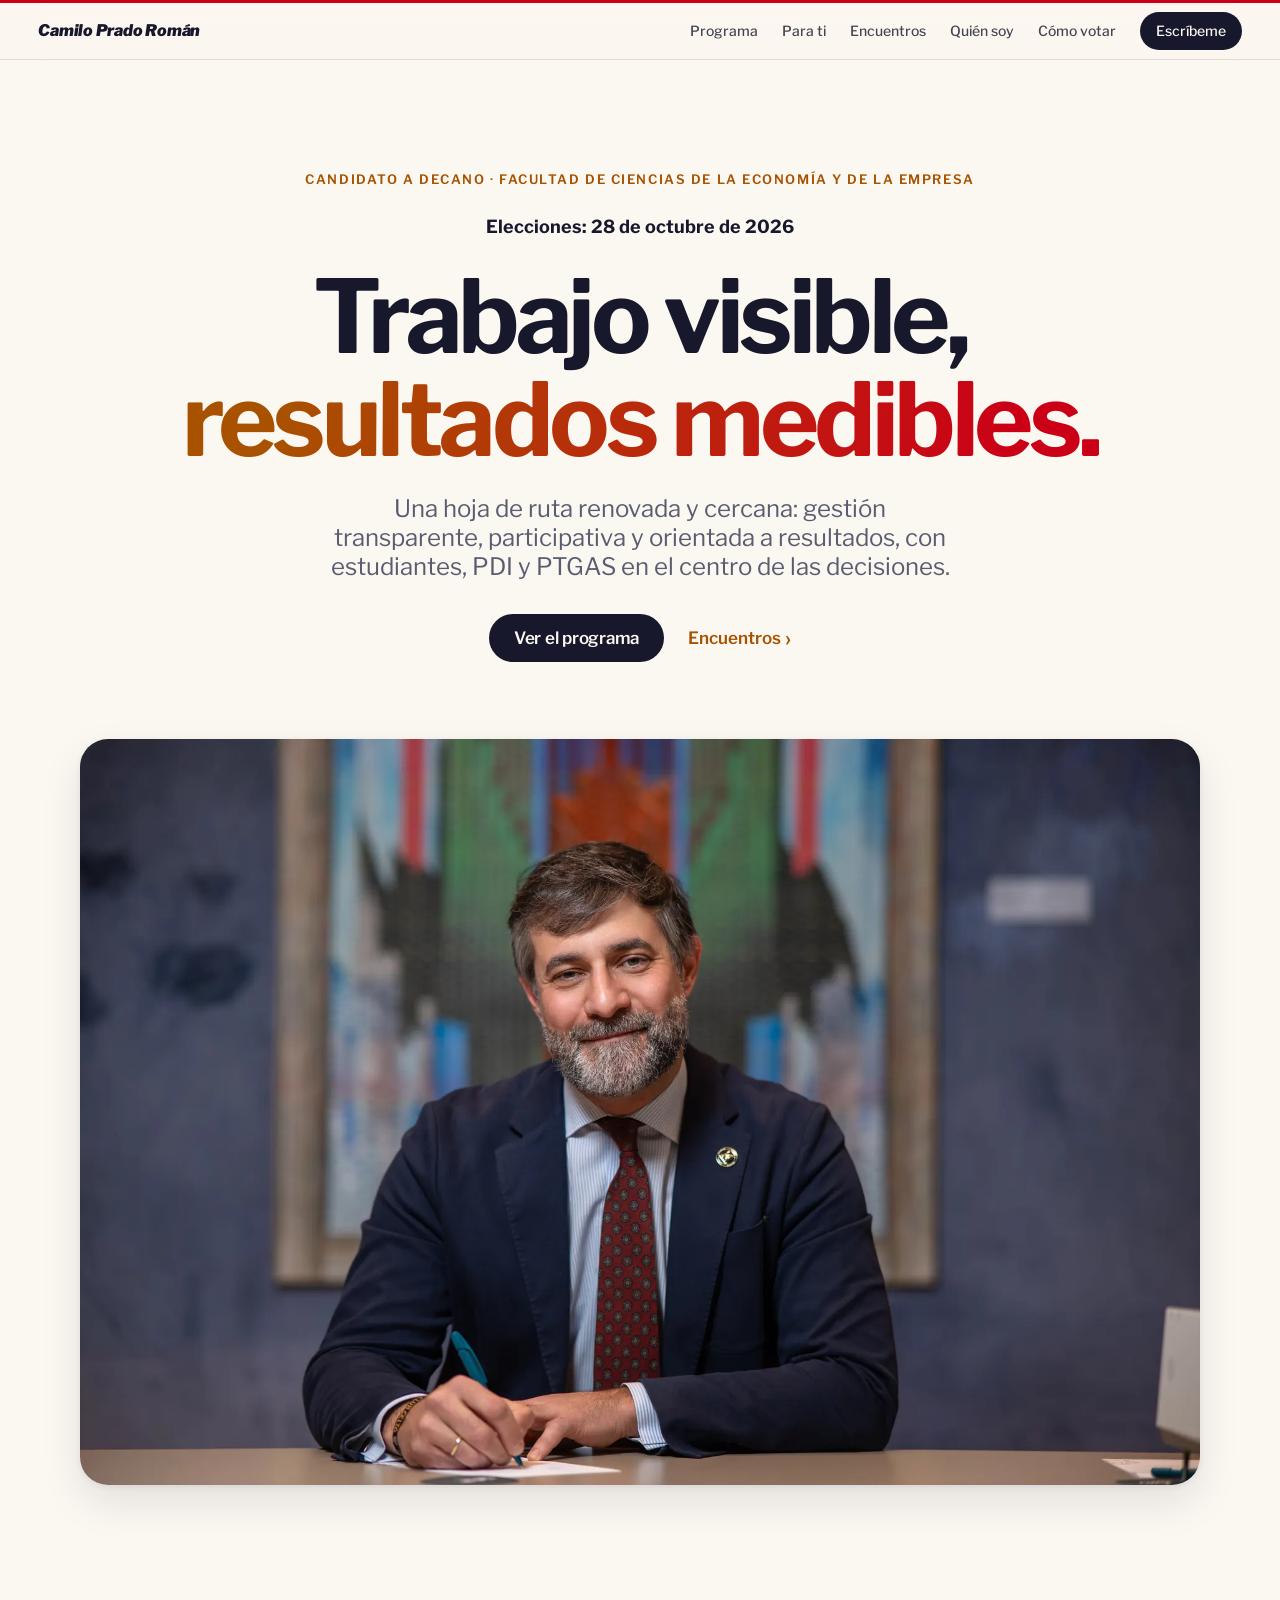
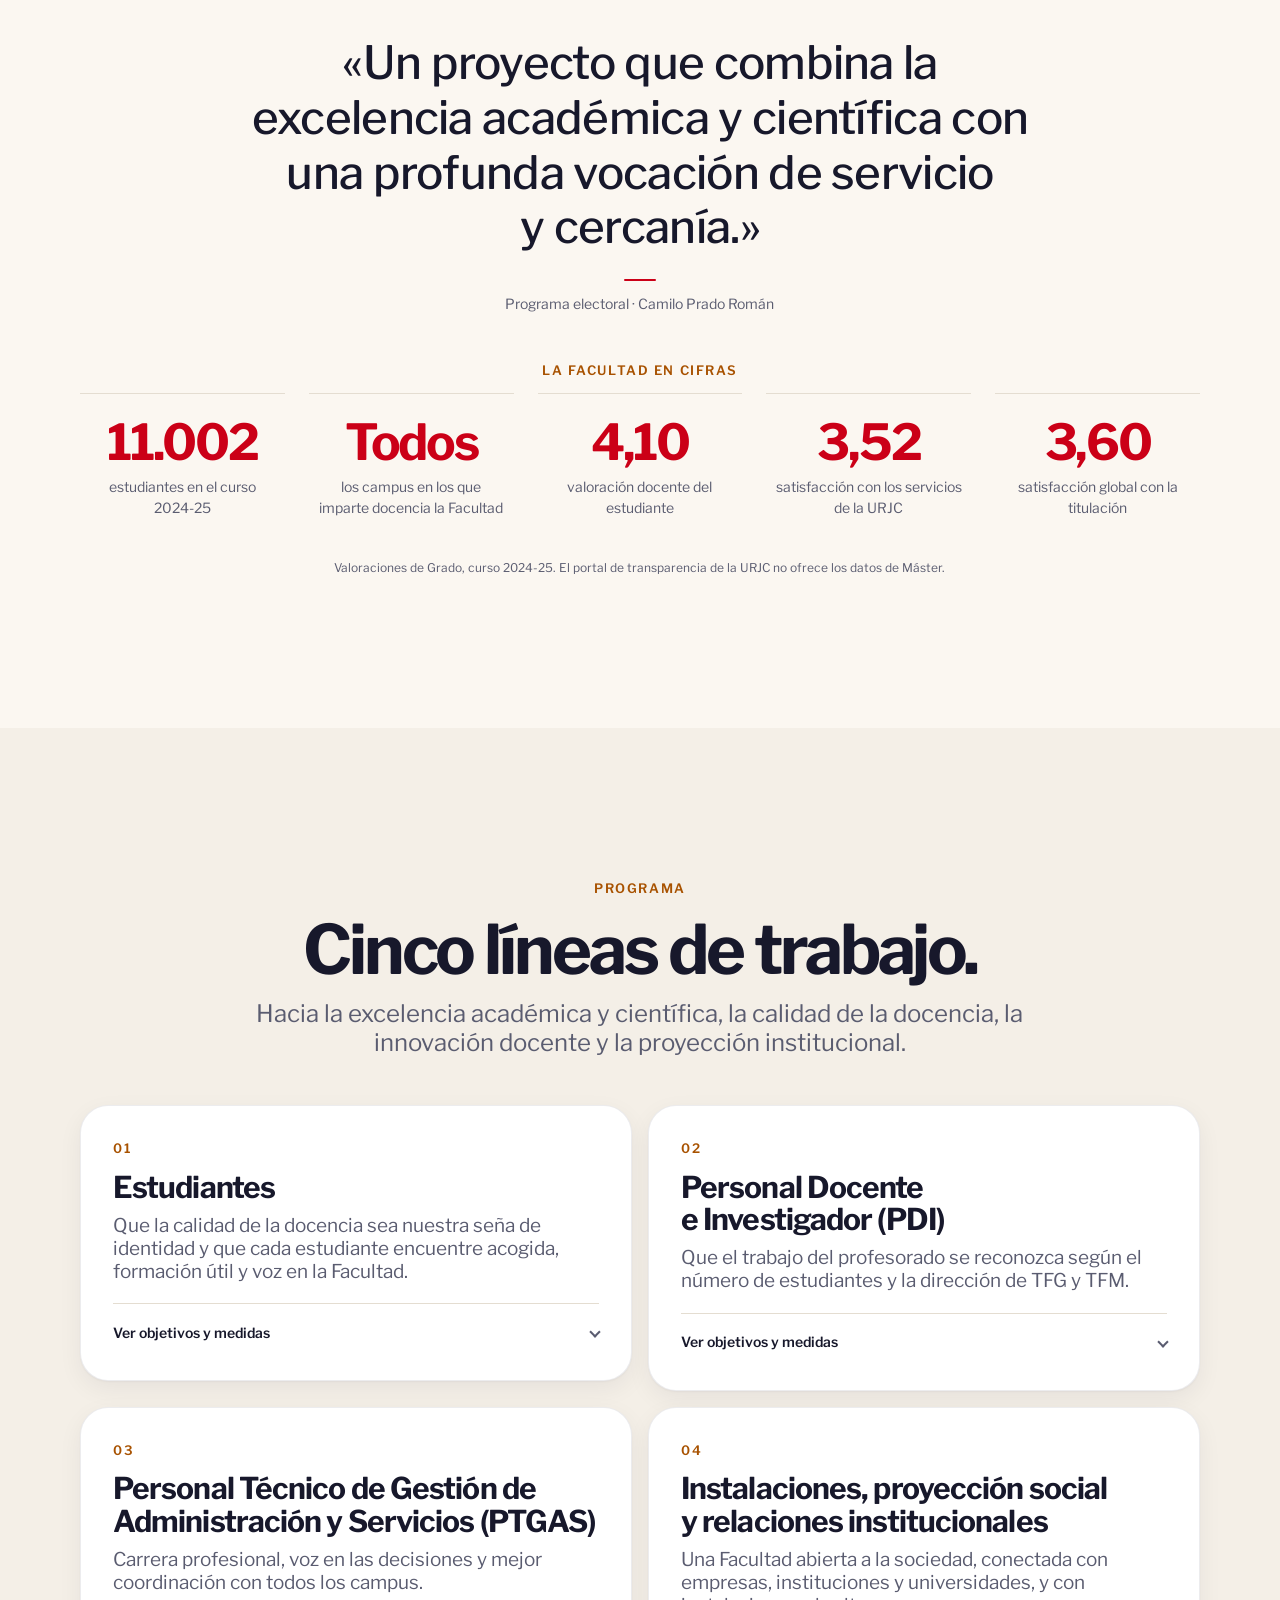
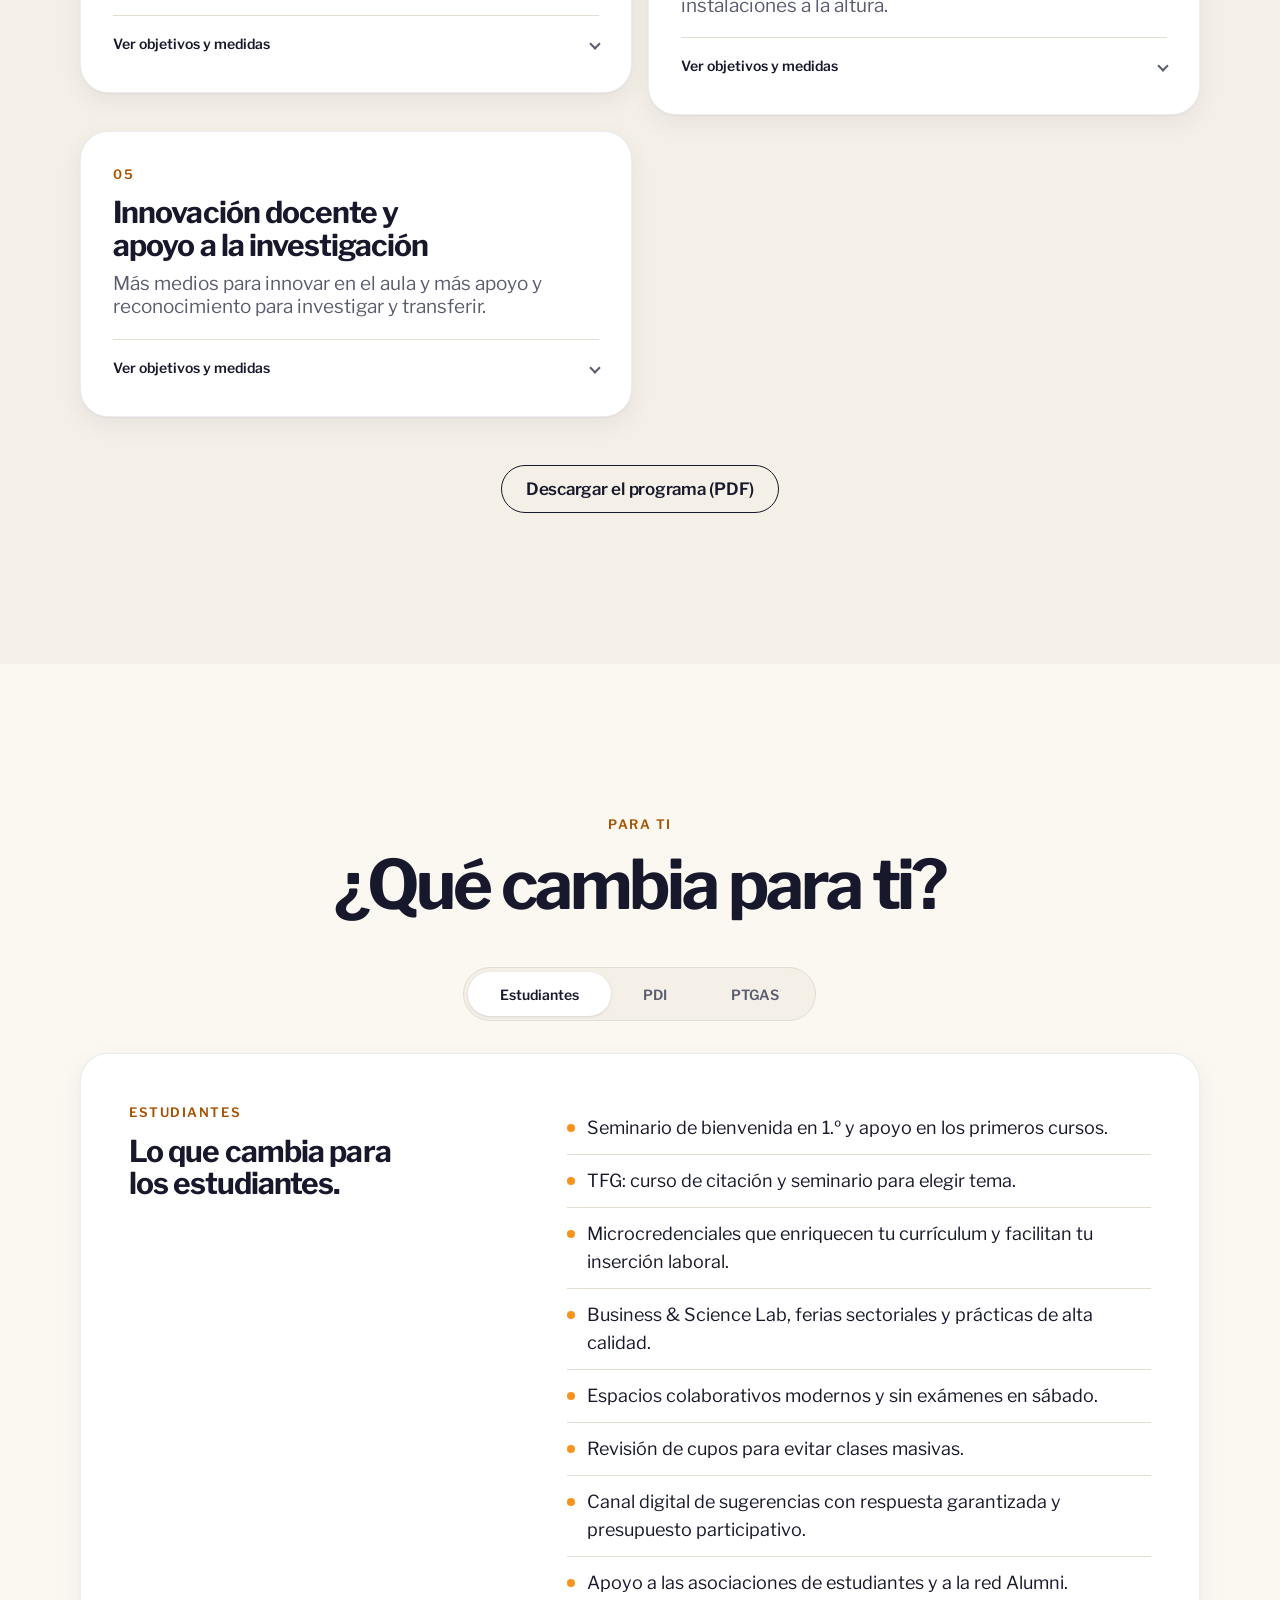
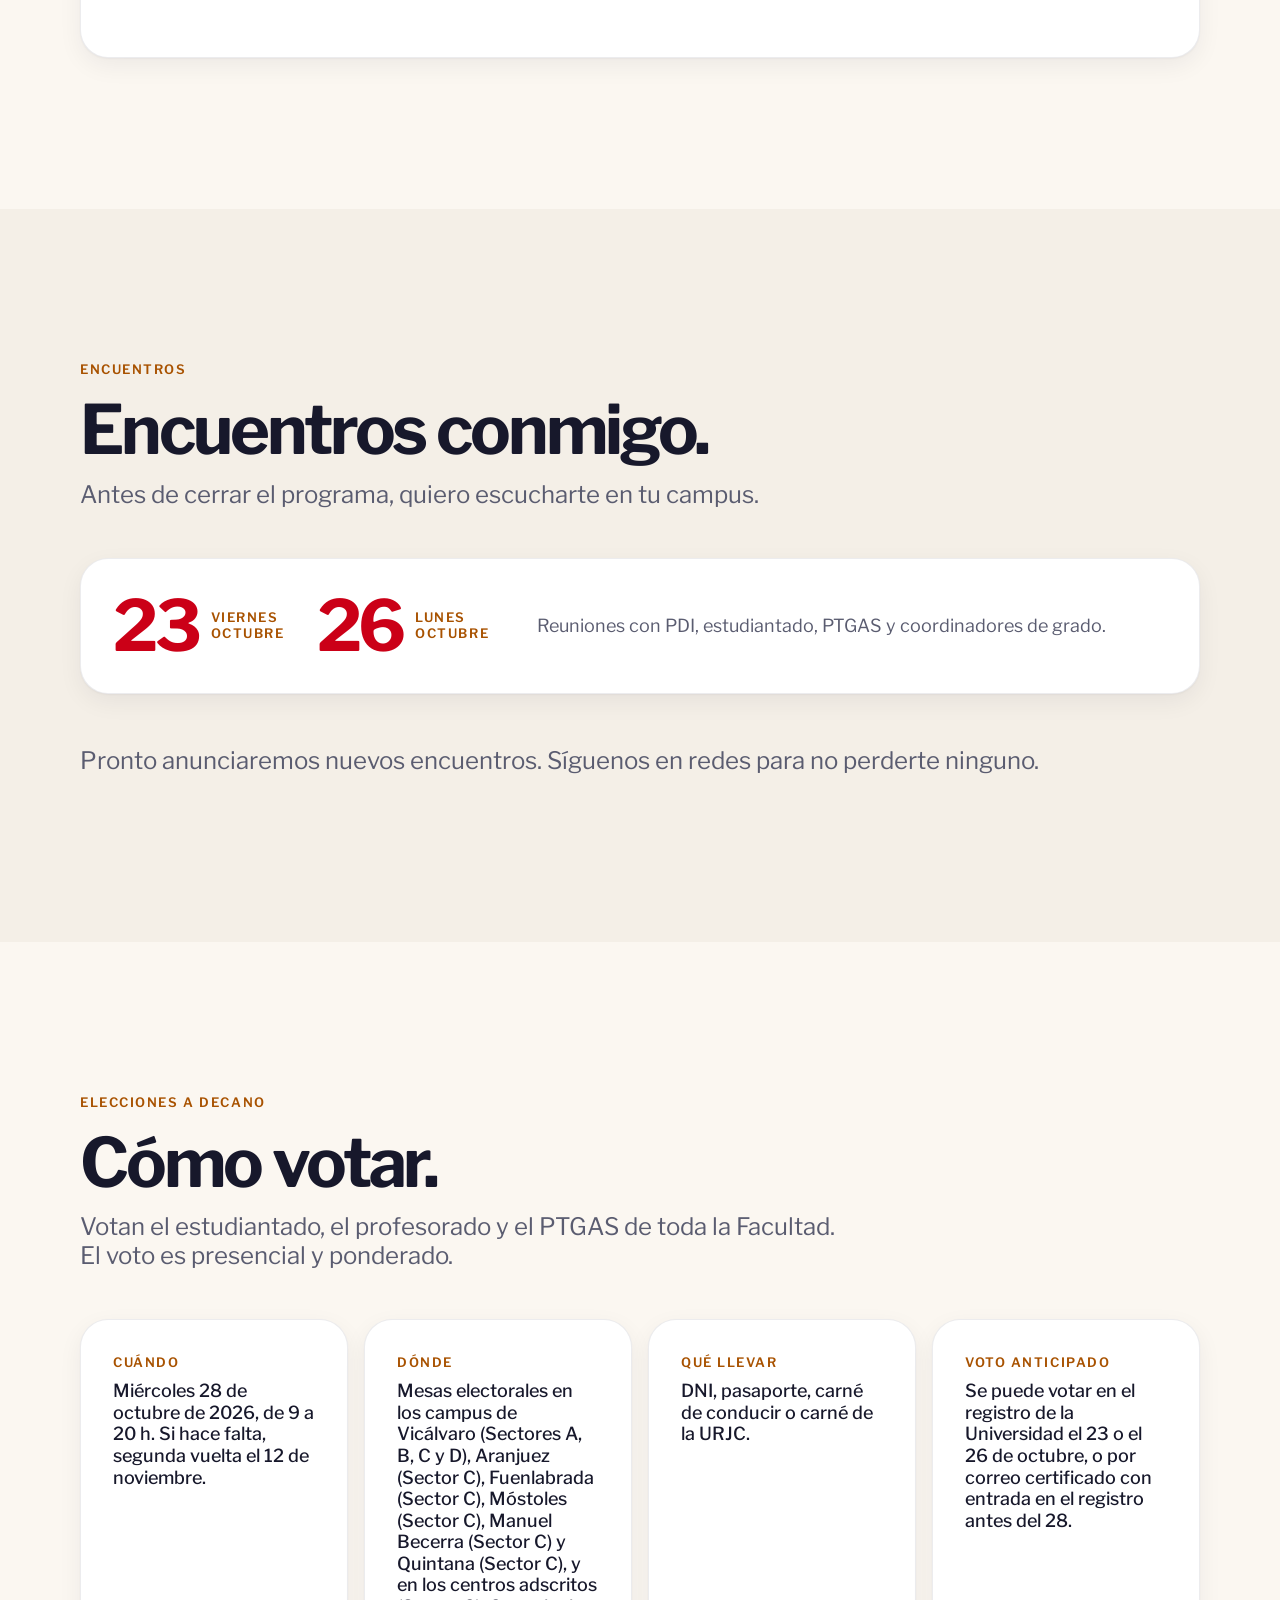
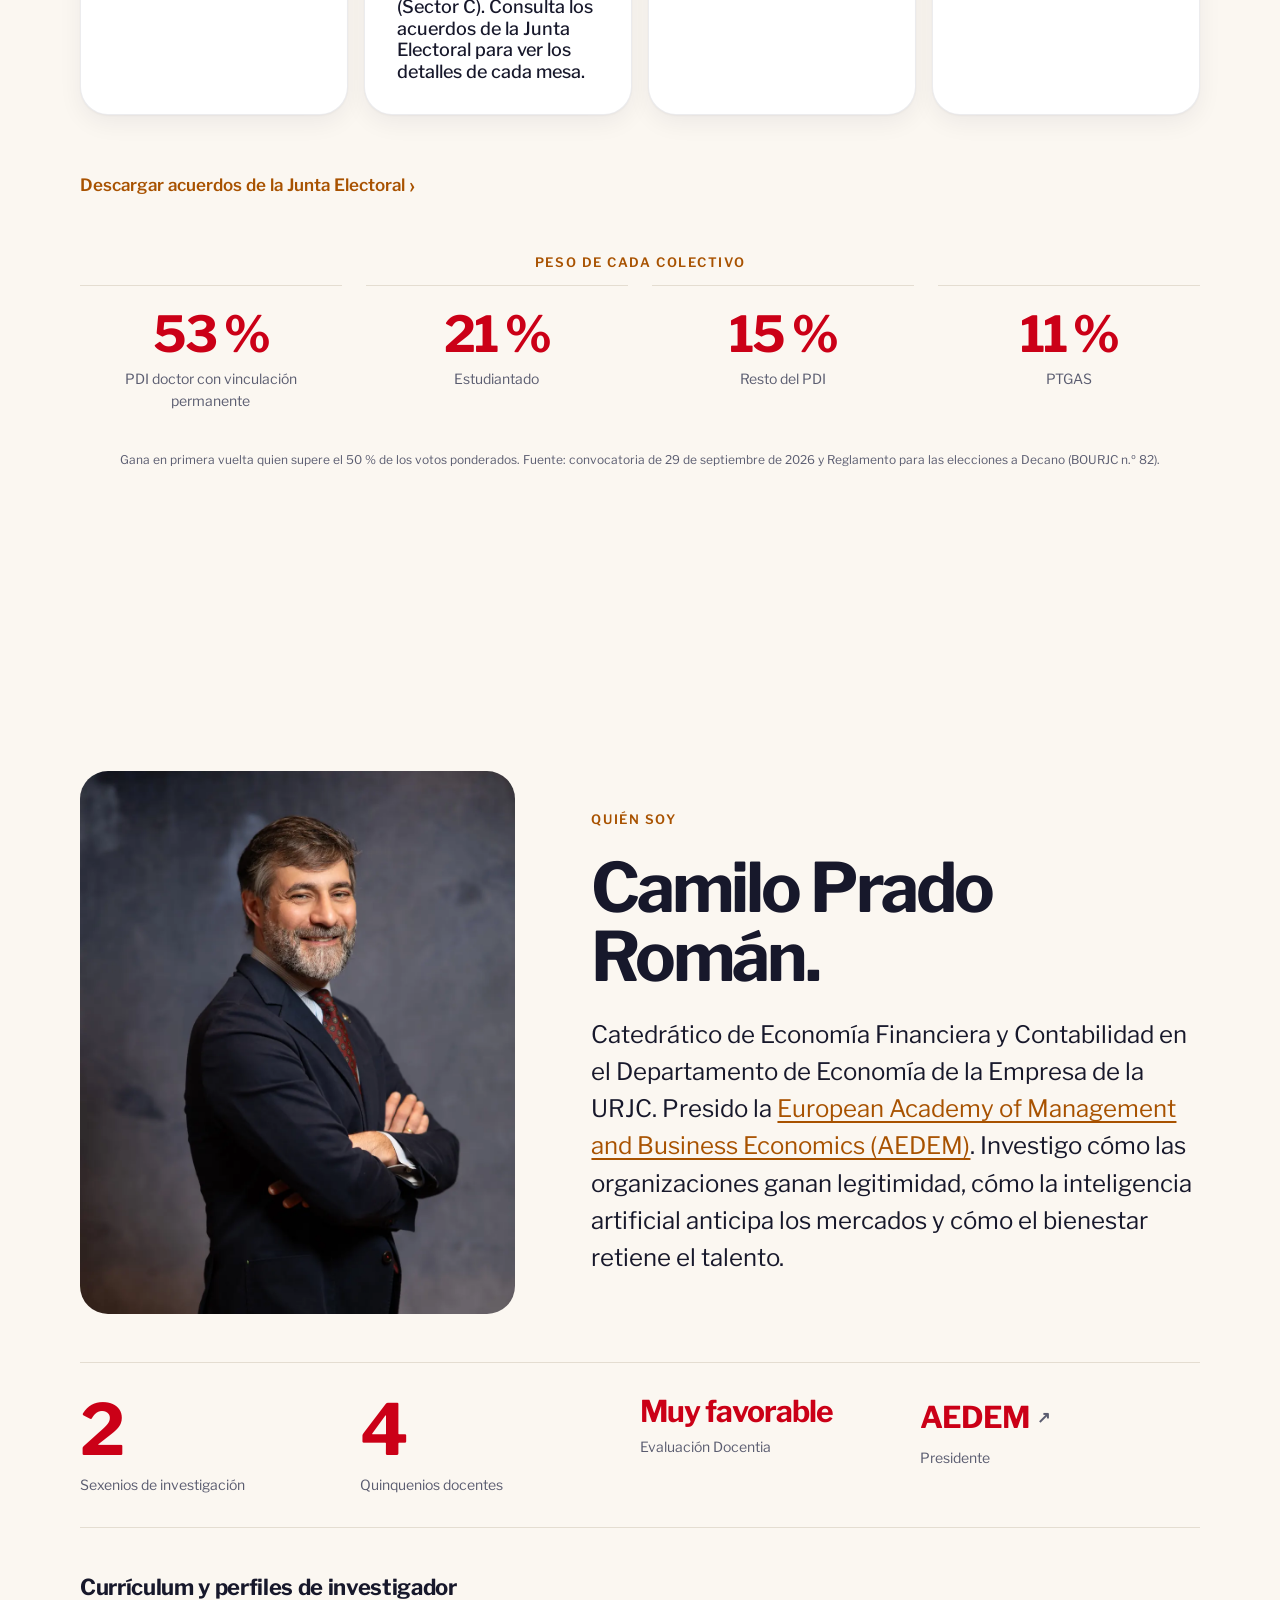
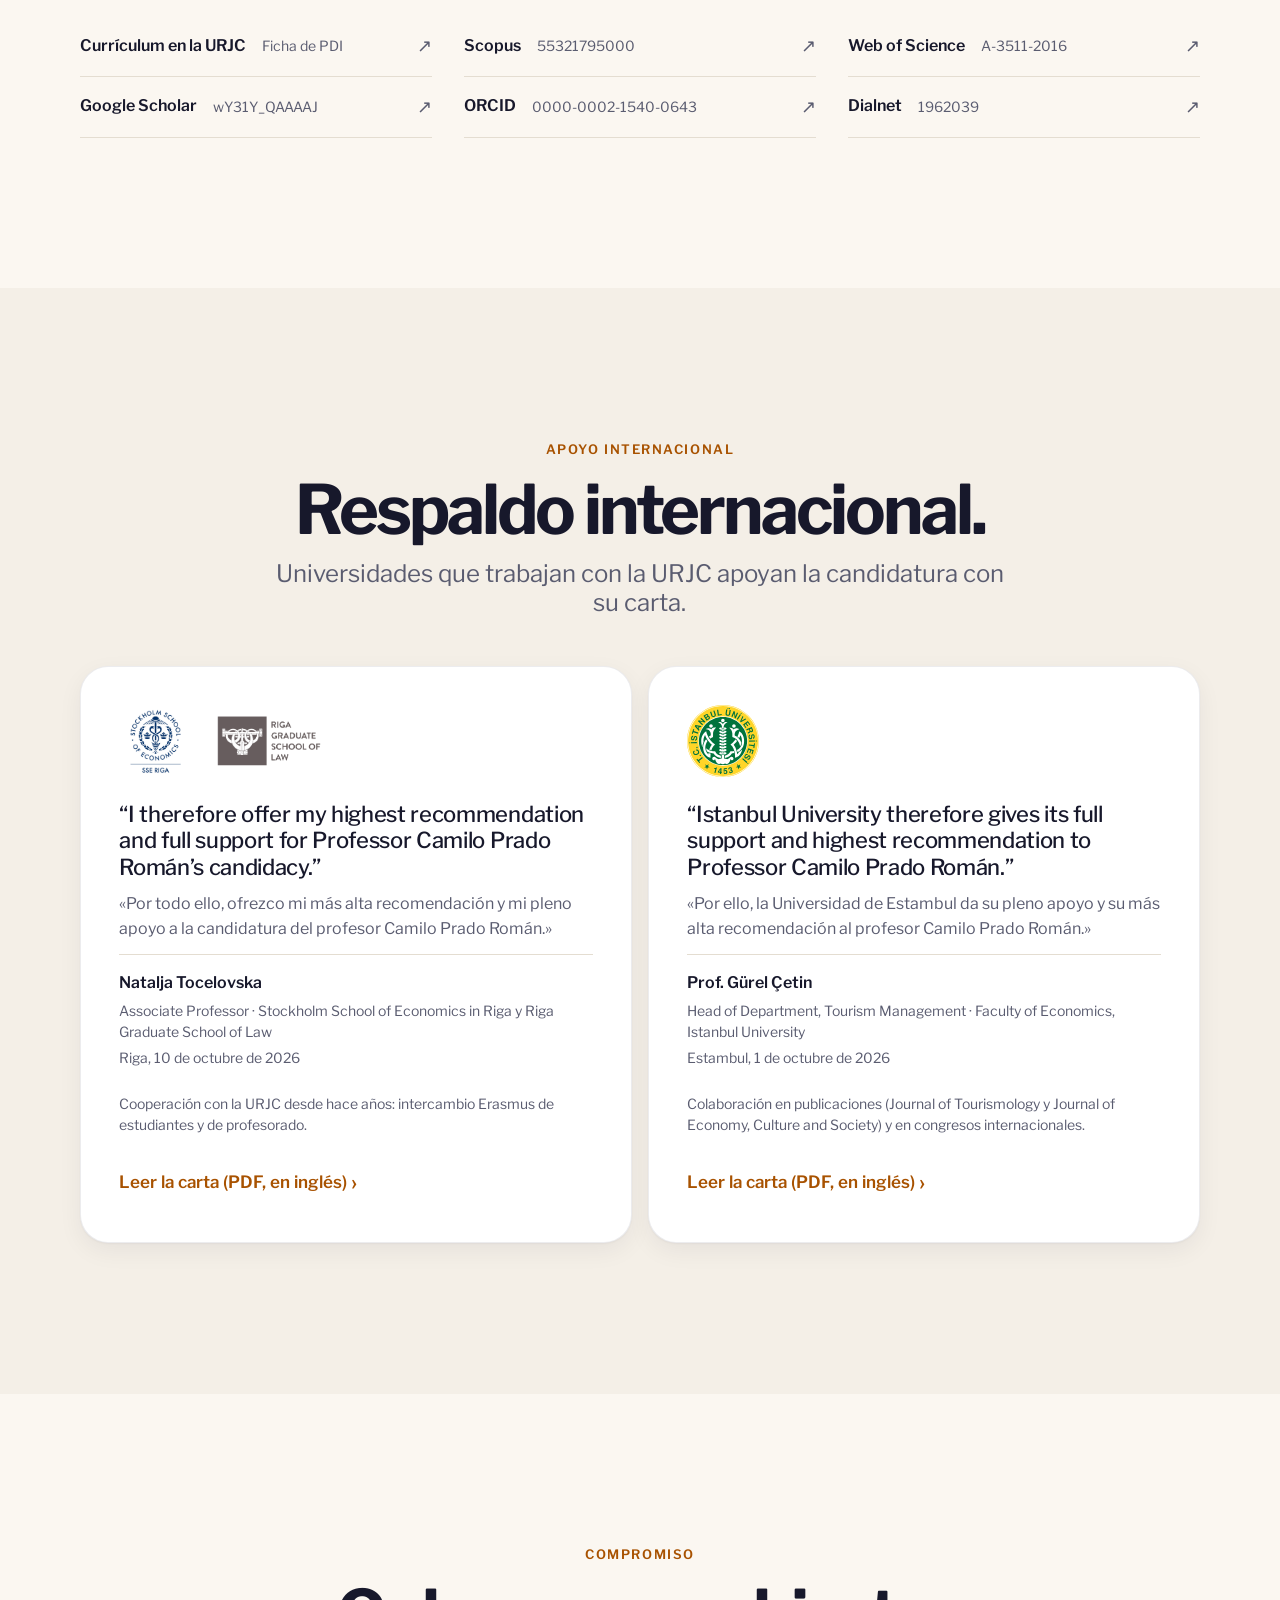
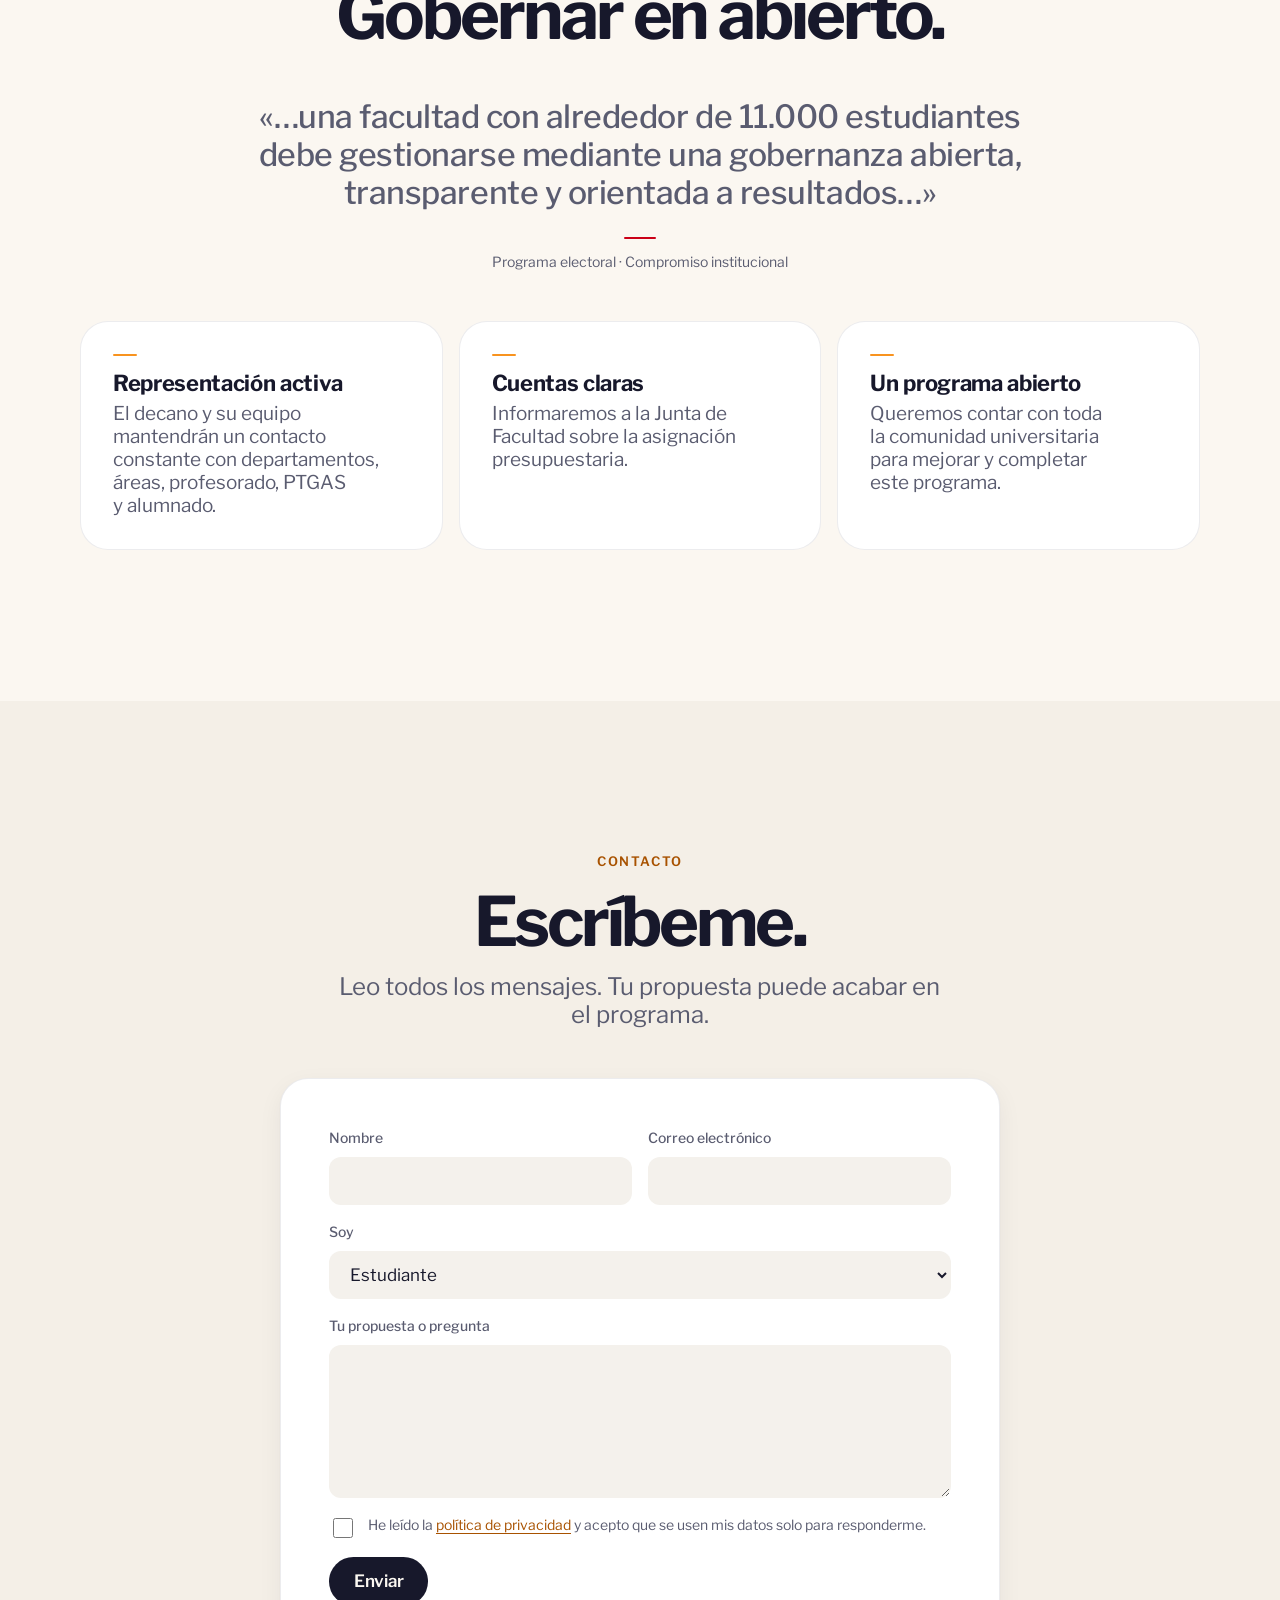
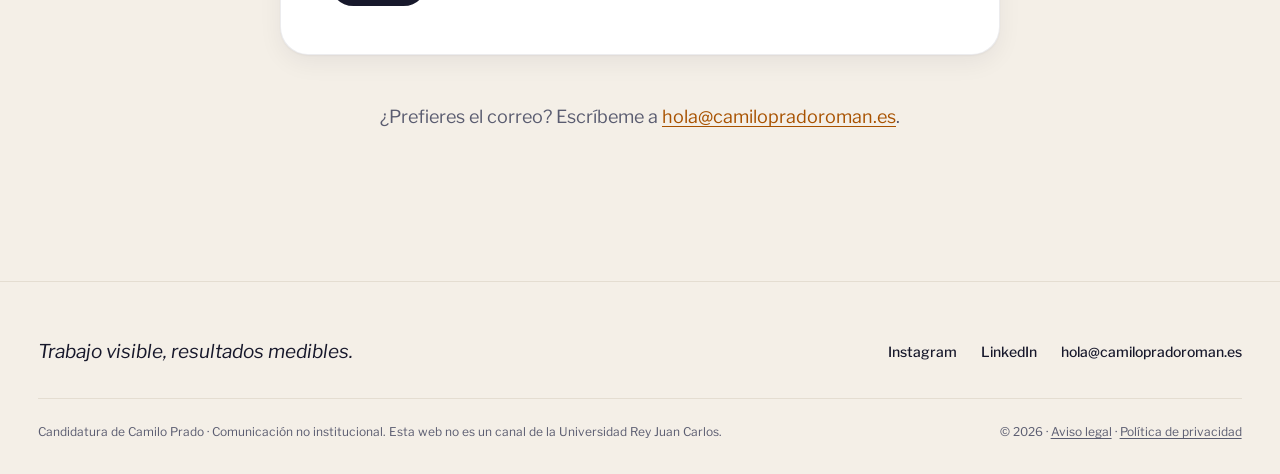
<file: index.html>
<!doctype html>
<html lang="es">
<head>
  <meta charset="utf-8">
  <meta name="viewport" content="width=device-width, initial-scale=1">
  <title>Camilo Prado · Candidato a Decano</title>
  <meta name="description" content="Camilo Prado, Candidato a Decano de la Facultad de Ciencias de la Economía y de la Empresa (URJC). Trabajo visible, resultados medibles.">
  <meta name="theme-color" content="#fbf7f1">
  <meta http-equiv="Content-Security-Policy" content="upgrade-insecure-requests">
  <meta name="referrer" content="strict-origin-when-cross-origin">
  <link rel="icon" href="favicon.ico" sizes="any">
  <link rel="icon" href="assets/logo/favicon.svg" type="image/svg+xml">
  <link rel="apple-touch-icon" href="assets/logo/apple-touch-icon.png">
  <link rel="canonical" href="https://www.camilopradoroman.es/">

  <!-- Vista previa al compartir (WhatsApp, LinkedIn, X…). Las redes exigen URL completa: usa el dominio
       del archivo CNAME. Si cambia el dominio, actualízalo aquí, en robots.txt y en sitemap.xml. -->
  <meta property="og:type" content="website">
  <meta property="og:site_name" content="Camilo Prado · Candidato a Decano">
  <meta property="og:url" content="https://www.camilopradoroman.es/">
  <meta property="og:locale" content="es_ES">
  <meta property="og:title" content="Camilo Prado · Candidato a Decano">
  <meta property="og:description" content="Trabajo visible, resultados medibles. Candidato a Decano de la Facultad de Ciencias de la Economía y de la Empresa (URJC).">
  <meta property="og:image" content="https://www.camilopradoroman.es/assets/img/og-image.jpg">
  <meta property="og:image:secure_url" content="https://www.camilopradoroman.es/assets/img/og-image.jpg">
  <meta property="og:image:type" content="image/jpeg">
  <meta property="og:image:width" content="1200">
  <meta property="og:image:height" content="630">
  <meta property="og:image:alt" content="Camilo Prado, sonriente, con americana azul y corbata granate">
  <meta name="twitter:card" content="summary_large_image">
  <meta name="twitter:title" content="Camilo Prado · Candidato a Decano">
  <meta name="twitter:description" content="Trabajo visible, resultados medibles.">
  <meta name="twitter:image" content="https://www.camilopradoroman.es/assets/img/og-image.jpg">

  <!-- Tipografías del brandbook -->
  <link rel="preconnect" href="https://fonts.googleapis.com">
  <link rel="preconnect" href="https://fonts.gstatic.com" crossorigin>
  <link rel="stylesheet" href="https://fonts.googleapis.com/css2?family=Libre+Franklin:ital,wght@0,400..900;1,400..900&display=swap">

  <!-- Estilos: un único punto de entrada que importa el resto -->
  <link rel="preload" as="image" href="assets/img/camilo-prado-hero.webp" type="image/webp" fetchpriority="high">
  <link rel="stylesheet" href="css/main.css">

  <!-- Comportamiento: módulos JavaScript -->
  <script type="module" src="js/main.js"></script>
</head>
<body>
  <a class="skip-link" href="#contenido">Saltar al contenido</a>

  <!-- Cabecera compartida: partials/header.html -->
  <div data-include="partials/header.html"></div>

  <main id="contenido">

    <!-- ============ PORTADA ============ -->
    <section class="hero" aria-labelledby="hero-titulo">
      <div class="container container--wide hero__inner">
        <div class="hero__text" data-reveal>
          <p class="eyebrow">Candidato a Decano · Facultad de Ciencias de la Economía y de la Empresa</p>
          <p class="hero__date">Elecciones: <time datetime="2026-10-28">28 de octubre de 2026</time></p>
          <h1 id="hero-titulo" class="hero__title">Trabajo visible, <span class="text-marca">resultados medibles.</span></h1>
          <p class="hero__lead">Una hoja de ruta renovada y cercana: gestión transparente, participativa y orientada a resultados, con estudiantes, PDI y PTGAS en el centro de las decisiones.</p>
          <div class="hero__actions">
            <a class="btn btn--primario" href="#programa">Ver el programa</a>
            <a class="link-flecha" href="#encuentros">Encuentros</a>
          </div>
          <!-- Petición de voto: solo los días de campaña oficial (art. 12.3); nunca el 27 ni el 28 -->
          <p class="hero__voto" data-show-on="2026-10-23,2026-10-26" hidden>El miércoles 28, de 9 a 20 h <a class="link-flecha" href="#votar">Cómo votar</a></p>
        </div>
        <div class="hero__media" data-reveal>
          <!-- FOTO: assets/img/camilo-prado-hero.jpg (horizontal 3:2; en móvil se recorta a 4:5 por el centro) -->
          <picture>
            <source srcset="assets/img/camilo-prado-hero.webp" type="image/webp">
            <img class="photo photo--wide" src="assets/img/camilo-prado-hero.jpg" alt="Camilo Prado, sonriente, sentado a su mesa" width="1800" height="1198" fetchpriority="high" decoding="async" data-placeholder="Camilo en el campus">
          </picture>
        </div>
      </div>
    </section>

    <!-- ============ MANIFIESTO (cita del programa y «La Facultad en cifras») ============ -->
    <section class="section manifiesto" aria-labelledby="manifiesto-titulo">
      <div class="container section__inner">
        <h2 id="manifiesto-titulo" class="visually-hidden">El proyecto</h2>
        <figure class="cita" data-reveal>
          <blockquote class="cita__texto">
            <p>Un proyecto que combina la excelencia académica y científica con una profunda vocación de servicio y cercanía.</p>
          </blockquote>
          <figcaption class="cita__autor">Programa electoral · Camilo Prado Román</figcaption>
        </figure>

        <div class="cifras" data-reveal>
          <h3 class="cifras__titulo">La Facultad en cifras</h3>
          <dl class="datos" data-reveal-stagger>
            <div class="dato"><dt>estudiantes en el curso 2024-25</dt><dd>11.002</dd></div>
            <div class="dato"><dt>los campus en los que imparte docencia la Facultad</dt><dd>Todos</dd></div>
            <div class="dato"><dt>valoración docente del estudiante</dt><dd>4,10</dd></div>
            <div class="dato"><dt>satisfacción con los servicios de la URJC</dt><dd>3,52</dd></div>
            <div class="dato"><dt>satisfacción global con la titulación</dt><dd>3,60</dd></div>
          </dl>
          <p class="cifras__nota">Valoraciones de Grado, curso 2024-25. El portal de transparencia de la URJC no ofrece los datos de Máster.</p>
        </div>
      </div>
    </section>

    <!-- ============ PROGRAMA (cinco bloques del programa electoral final; cada medida sale de él) ============ -->
    <section id="programa" class="section section--papel-2" aria-labelledby="programa-titulo">
      <div class="container section__inner">
        <header class="section__header section__header--center" data-reveal>
          <p class="eyebrow">Programa</p>
          <h2 id="programa-titulo" class="section__title">Cinco líneas de trabajo.</h2>
          <p class="section__intro">Hacia la excelencia académica y científica, la calidad de la docencia, la innovación docente y la proyección institucional.</p>
        </header>

        <ol class="cards" data-reveal-stagger>
          <li class="card">
            <span class="card__number" aria-hidden="true">01</span>
            <h3 class="card__title">Estudiantes</h3>
            <p class="card__text">Que la calidad de la docencia sea nuestra seña de identidad y que cada estudiante encuentre acogida, formación útil y voz en la Facultad.</p>
            <details class="card__detalle">
              <summary>Ver objetivos y medidas</summary>
              <div class="card__objetivos">
                <div class="card__objetivo">
                  <h4 class="card__subtitulo">Calidad de la docencia y adaptación normativa</h4>
                  <ul class="lista">
                    <li>Acciones para convertir la calidad de la docencia en nuestra seña de identidad.</li>
                    <li>Implantación de los cambios normativos (RD) en la docencia.</li>
                  </ul>
                </div>
                <div class="card__objetivo">
                  <h4 class="card__subtitulo">Oferta de posgrado</h4>
                  <ul class="lista">
                    <li>Oferta completa y variada, coordinada con el Rectorado: másteres profesionales y de perfil investigador, online y presenciales.</li>
                  </ul>
                </div>
                <div class="card__objetivo">
                  <h4 class="card__subtitulo">Calidad y acreditación</h4>
                  <ul class="lista">
                    <li>Oficina de apoyo a los procedimientos de calidad, con personal PTGAS, para la renovación de acreditaciones y las implantaciones.</li>
                    <li>Acreditación Institucional de la Facultad, coordinada con el Rectorado, para renovar la acreditación de las titulaciones sin el procedimiento del Real Decreto 822/2021.</li>
                  </ul>
                </div>
                <div class="card__objetivo">
                  <h4 class="card__subtitulo">Acogida y acompañamiento académico</h4>
                  <ul class="lista">
                    <li>Seminario de bienvenida en 1.º: cómo funciona la Facultad y sus principios de conducta y ética académica.</li>
                    <li>Apoyo en los primeros cursos para aumentar la participación del estudiante en la Facultad.</li>
                    <li>TFG: curso de formación en citación y seminario para elegir tema, con estudiantes que ya lo han presentado (3.º de grado y 4.º de doble grado).</li>
                  </ul>
                </div>
                <div class="card__objetivo">
                  <h4 class="card__subtitulo">Formación y empleabilidad</h4>
                  <ul class="lista">
                    <li>Microcredenciales que enriquecen el currículum y facilitan la inserción laboral.</li>
                    <li>Business &amp; Science Lab (espacio de incubación), ferias sectoriales y convenios de prácticas de alta calidad.</li>
                    <li>Proyectos de Aprendizaje-Servicio: iniciativas que conectan el rigor universitario con el compromiso y la transformación social.</li>
                  </ul>
                </div>
                <div class="card__objetivo">
                  <h4 class="card__subtitulo">Espacios, exámenes y tamaño de las clases</h4>
                  <ul class="lista">
                    <li>Espacios colaborativos modernos y con tecnología.</li>
                    <li>Mejor asignación de espacios para exámenes y sin exámenes en sábado.</li>
                    <li>Revisión de cupos para evitar clases masivas, sobre todo en grados con estudiantes internacionales.</li>
                  </ul>
                </div>
                <div class="card__objetivo">
                  <h4 class="card__subtitulo">Participación y vida universitaria</h4>
                  <ul class="lista">
                    <li>Canal digital de sugerencias con respuesta garantizada y un porcentaje del presupuesto anual para proyectos hechos con los estudiantes.</li>
                    <li>Canales de comunicación directa con el Decanato: establecer reuniones periódicas abiertas y foros de debate entre el equipo decanal, los delegados de estudiantes y los profesores del campus para detectar y resolver incidencias con agilidad.</li>
                    <li>Apoyo a las asociaciones solidarias y humanitarias y colaboración con las asociaciones de estudiantes.</li>
                    <li>Impulso a la red Alumni.</li>
                  </ul>
                </div>
              </div>
            </details>
          </li>
          <li class="card">
            <span class="card__number" aria-hidden="true">02</span>
            <h3 class="card__title">Personal Docente e Investigador (PDI)</h3>
            <p class="card__text">Que el trabajo del profesorado se reconozca según el número de estudiantes y la dirección de TFG y TFM.</p>
            <details class="card__detalle">
              <summary>Ver objetivos y medidas</summary>
              <div class="card__objetivos">
                <div class="card__objetivo">
                  <h4 class="card__subtitulo">Reconocimiento del número de estudiantes por grupo</h4>
                  <ul class="lista">
                    <li>Reconocimiento del profesorado acorde al volumen de estudiantes, con desdobles y el reconocimiento práctico que tienen otras áreas de conocimiento.</li>
                    <li>Gestión de cupos de estudiantes homogéneos, en colaboración con el Rectorado.</li>
                  </ul>
                </div>
                <div class="card__objetivo">
                  <h4 class="card__subtitulo">Reconocimiento académico de TFG y TFM</h4>
                  <ul class="lista">
                    <li>Reconocimiento por la tutela de TFM.</li>
                    <li>Nuevo plan de reconocimiento de TFG y TFM, diseñado con el Rectorado.</li>
                    <li>Reconocimiento por formar parte de tribunales de TFG y TFM.</li>
                  </ul>
                </div>
                <div class="card__objetivo">
                  <h4 class="card__subtitulo">Reconocimiento de la Facultad en todos los campus en los que impartimos docencia</h4>
                  <ul class="lista">
                    <li>Visibilidad y reconocimiento: reforzar la visibilidad de las Unidades Docentes Delegadas (UDD) en los campus.</li>
                    <li>Igualdad de servicios: promover que el profesorado, independientemente del campus en el que imparta docencia, disponga de los mismos servicios, recursos y oportunidades.</li>
                    <li>Participación y actividades de las UDD: garantizar la organización de actividades académicas en todos los campus donde se imparten los grados y máster de la Facultad.</li>
                    <li>Comunicación: establecer una comunicación fluida con los gerentes de todos los campus.</li>
                  </ul>
                </div>
              </div>
            </details>
          </li>
          <li class="card">
            <span class="card__number" aria-hidden="true">03</span>
            <h3 class="card__title">Personal Técnico de Gestión de Administración y Servicios (PTGAS)</h3>
            <p class="card__text">Carrera profesional, voz en las decisiones y mejor coordinación con todos los campus.</p>
            <details class="card__detalle">
              <summary>Ver objetivos y medidas</summary>
              <div class="card__objetivos">
                <div class="card__objetivo">
                  <h4 class="card__subtitulo">Carrera, reconocimiento y medios</h4>
                  <ul class="lista">
                    <li>Un clima laboral que incentive la carrera profesional interna.</li>
                    <li>PTGAS en las comisiones que deciden sobre espacios, atención al estudiante y procesos administrativos de la Facultad.</li>
                  </ul>
                </div>
                <div class="card__objetivo">
                  <h4 class="card__subtitulo">Conciliación y coordinación con los campus</h4>
                  <ul class="lista">
                    <li>Mejor coordinación con los gerentes de todos los campus en los que imparte docencia la Facultad.</li>
                  </ul>
                </div>
              </div>
            </details>
          </li>
          <li class="card">
            <span class="card__number" aria-hidden="true">04</span>
            <h3 class="card__title">Instalaciones, proyección social y relaciones institucionales</h3>
            <p class="card__text">Una Facultad abierta a la sociedad, conectada con empresas, instituciones y universidades, y con instalaciones a la altura.</p>
            <details class="card__detalle">
              <summary>Ver objetivos y medidas</summary>
              <div class="card__objetivos">
                <div class="card__objetivo">
                  <h4 class="card__subtitulo">Divulgación y proyección exterior</h4>
                  <ul class="lista">
                    <li>Divulgación cultural y científica vinculada a las áreas de conocimiento de la Facultad.</li>
                    <li>Plan de comunicación para estudiantes de bachillerato y vínculos más fuertes con centros superiores.</li>
                    <li>Jornadas de puertas abiertas y vínculos activos con los organismos de apoyo del Rectorado.</li>
                  </ul>
                </div>
                <div class="card__objetivo">
                  <h4 class="card__subtitulo">Sinergias con el entorno</h4>
                  <ul class="lista">
                    <li>Colaboración con empresas e instituciones de cada campus para reforzar el vínculo con la sociedad y el desarrollo socioeconómico.</li>
                    <li>Diálogo constante con los equipos decanales y de dirección de otras facultades y escuelas para fortalecer los dobles grados.</li>
                  </ul>
                </div>
                <div class="card__objetivo">
                  <h4 class="card__subtitulo">Movilidad e internacionalización</h4>
                  <ul class="lista">
                    <li>Relaciones con universidades nacionales e internacionales, programas de intercambio y materias o seminarios en inglés.</li>
                    <li>Participación de la Facultad en la red europea EULiST.</li>
                    <li>Programa de bienvenida para el profesorado internacional que visita la Facultad.</li>
                  </ul>
                </div>
                <div class="card__objetivo">
                  <h4 class="card__subtitulo">Mejora del aulario de Vicálvaro</h4>
                  <ul class="lista">
                    <li>Estudio de la instalación de aire acondicionado o ventiladores.</li>
                  </ul>
                </div>
                <div class="card__objetivo">
                  <h4 class="card__subtitulo">Vida en el campus e instalaciones</h4>
                  <ul class="lista">
                    <li>Puntos de encuentro y descanso universitario: potenciar la vida de campus mediante la mejora de las zonas de esparcimiento al aire libre y áreas de descanso, fomentando un entorno más dinámico y acogedor entre clases.</li>
                    <li>Integración cultural en Aranjuez: potenciar actividades académicas, jornadas y congresos que aprovechen el marco incomparable de Aranjuez, vinculando la economía y la empresa con el patrimonio, el turismo sostenible y la cultura local.</li>
                  </ul>
                </div>
                <div class="card__objetivo">
                  <h4 class="card__subtitulo">Colaboración con los centros adscritos</h4>
                  <ul class="lista">
                    <li>Programa de colaboración docente, formativa, divulgativa (manuales conjuntos) y de investigación.</li>
                    <li>Diálogo constante para fortalecer la oferta formativa de la Facultad.</li>
                  </ul>
                </div>
              </div>
            </details>
          </li>
          <li class="card">
            <span class="card__number" aria-hidden="true">05</span>
            <h3 class="card__title">Innovación docente y apoyo a la investigación</h3>
            <p class="card__text">Más medios para innovar en el aula y más apoyo y reconocimiento para investigar y transferir.</p>
            <details class="card__detalle">
              <summary>Ver objetivos y medidas</summary>
              <div class="card__objetivos">
                <div class="card__objetivo">
                  <h4 class="card__subtitulo">Coordinación y nuevas metodologías</h4>
                  <ul class="lista">
                    <li>Coordinador de curso por grado (cuatro profesores por grado), en coordinación con el Rectorado.</li>
                    <li>Innovación en técnicas pedagógicas, contenidos, visitas a centros y participación de personal externo.</li>
                  </ul>
                </div>
                <div class="card__objetivo">
                  <h4 class="card__subtitulo">Financiación y formación para la innovación</h4>
                  <ul class="lista">
                    <li>Convocatorias internas para proyectos de gamificación, simuladores de negocio, aprendizaje basado en retos e IA aplicada al aula.</li>
                    <li>Formación continua del PDI y del PTGAS en metodologías pedagógicas y uso ético de la IA generativa.</li>
                  </ul>
                </div>
                <div class="card__objetivo">
                  <h4 class="card__subtitulo">Apoyo y reconocimiento de la actividad investigadora</h4>
                  <ul class="lista">
                    <li>Reconocimiento de los investigadores: difusión de su participación en proyectos y de sus líneas de investigación.</li>
                    <li>Defender en la comisión de investigación criterios de evaluación adecuados a las áreas de la Facultad.</li>
                  </ul>
                </div>
                <div class="card__objetivo">
                  <h4 class="card__subtitulo">Transferencia y proyectos</h4>
                  <ul class="lista">
                    <li>Congresos y formas innovadoras de transferencia de tecnología y conocimiento.</li>
                    <li>Colaboración con la Oficina de Apoyo a Proyectos Europeos.</li>
                    <li>Grupos de trabajo interdisciplinares para promover spin-offs y patentes.</li>
                  </ul>
                </div>
              </div>
            </details>
          </li>
        </ol>

        <div class="section__actions" data-reveal>
          <!-- PDF del programa: assets/docs/programa-camilo-prado.pdf -->
          <a class="btn btn--secundario" href="assets/docs/programa-electoral.pdf" download>Descargar el programa (PDF)</a>
        </div>
      </div>
    </section>

    <!-- ============ PARA TI (pestañas por colectivo) ============ -->
    <section id="para-ti" class="section" aria-labelledby="para-ti-titulo">
      <div class="container section__inner">
        <header class="section__header section__header--center" data-reveal>
          <p class="eyebrow">Para ti</p>
          <h2 id="para-ti-titulo" class="section__title">¿Qué cambia para ti?</h2>
        </header>

        <div class="tabs" data-tabs data-reveal>
          <div class="tabs__list" role="tablist" aria-label="Colectivo" hidden>
            <button type="button" class="tabs__tab" role="tab" id="tab-estudiantes" aria-controls="panel-estudiantes">Estudiantes</button>
            <button type="button" class="tabs__tab" role="tab" id="tab-pdi" aria-controls="panel-pdi">PDI</button>
            <button type="button" class="tabs__tab" role="tab" id="tab-ptgas" aria-controls="panel-ptgas">PTGAS</button>
          </div>

          <div class="tabs__panels">
            <div class="tabs__panel" role="tabpanel" id="panel-estudiantes" aria-labelledby="tab-estudiantes" tabindex="0">
              <div class="tabs__head">
                <span class="eyebrow tabs__kicker">Estudiantes</span>
                <h3 class="tabs__title">Lo que cambia para los estudiantes.</h3>
              </div>
              <ul class="lista">
                <li>Seminario de bienvenida en 1.º y apoyo en los primeros cursos.</li>
                <li>TFG: curso de citación y seminario para elegir tema.</li>
                <li>Microcredenciales que enriquecen tu currículum y facilitan tu inserción laboral.</li>
                <li>Business &amp; Science Lab, ferias sectoriales y prácticas de alta calidad.</li>
                <li>Espacios colaborativos modernos y sin exámenes en sábado.</li>
                <li>Revisión de cupos para evitar clases masivas.</li>
                <li>Canal digital de sugerencias con respuesta garantizada y presupuesto participativo.</li>
                <li>Apoyo a las asociaciones de estudiantes y a la red Alumni.</li>
              </ul>
            </div>

            <div class="tabs__panel" role="tabpanel" id="panel-pdi" aria-labelledby="tab-pdi" tabindex="0">
              <div class="tabs__head">
                <span class="eyebrow tabs__kicker">PDI</span>
                <h3 class="tabs__title">Lo que cambia para el PDI.</h3>
              </div>
              <ul class="lista">
                <li>Reconocimiento acorde al número de estudiantes por grupo, con desdobles.</li>
                <li>Cupos de estudiantes homogéneos, con el Rectorado.</li>
                <li>Reconocimiento por tutela de TFM y por formar parte de tribunales de TFG y TFM.</li>
                <li>Nuevo plan de reconocimiento de TFG y TFM.</li>
                <li>Convocatorias internas de innovación docente: gamificación, simuladores, retos e IA en el aula.</li>
                <li>Formación continua en metodologías y uso ético de la IA generativa.</li>
                <li>Reconocimiento y difusión de tu investigación, y criterios de evaluación adecuados a nuestras áreas.</li>
                <li>Congresos, transferencia, proyectos europeos, spin-offs y patentes.</li>
              </ul>
            </div>

            <div class="tabs__panel" role="tabpanel" id="panel-ptgas" aria-labelledby="tab-ptgas" tabindex="0">
              <div class="tabs__head">
                <span class="eyebrow tabs__kicker">PTGAS</span>
                <h3 class="tabs__title">Lo que cambia para el PTGAS.</h3>
              </div>
              <ul class="lista">
                <li>Un clima laboral que incentive la carrera profesional interna.</li>
                <li>Presencia en las comisiones que deciden sobre espacios, atención al estudiante y procesos administrativos.</li>
                <li>Mejor coordinación con los gerentes de cada campus.</li>
                <li>Oficina de apoyo a la calidad con personal PTGAS.</li>
                <li>Formación continua en metodologías y uso ético de la IA generativa.</li>
              </ul>
            </div>
          </div>
        </div>
      </div>
    </section>

    <!-- ============ ENCUENTROS (se cargan desde data/encuentros.json) ============ -->
    <section id="encuentros" class="section section--papel-2" aria-labelledby="encuentros-titulo">
      <div class="container section__inner">
        <header class="section__header" data-reveal>
          <p class="eyebrow">Encuentros</p>
          <h2 id="encuentros-titulo" class="section__title">Encuentros conmigo.</h2>
          <p class="section__intro">Antes de cerrar el programa, quiero escucharte en tu campus.</p>
        </header>
        <!-- Días confirmados; el día de cada campus, la hora y el lugar se completan en data/encuentros.json -->
        <div class="cafe-dias" data-reveal>
          <ul class="cafe-dias__lista">
            <li class="cafe-dias__dia"><time datetime="2026-10-23"><span class="cafe-dias__num">23</span><span class="cafe-dias__texto">Viernes<br>octubre</span></time></li>
            <li class="cafe-dias__dia"><time datetime="2026-10-26"><span class="cafe-dias__num">26</span><span class="cafe-dias__texto">Lunes<br>octubre</span></time></li>
          </ul>
          <p class="cafe-dias__nota">Reuniones con PDI, estudiantado, PTGAS y coordinadores de grado.</p>
        </div>
        <ul class="events" data-encuentros data-src="data/encuentros.json" aria-live="polite">
          <li class="events__empty">Cargando los próximos encuentros…</li>
        </ul>
        <noscript><p class="events__empty">Consulta los próximos encuentros en nuestras redes sociales.</p></noscript>
      </div>
    </section>

    <!-- ============ CÓMO VOTAR (información neutra, visible siempre; no pide el voto: art. 12.3 del Reglamento) ============ -->
    <section id="votar" class="section" aria-labelledby="votar-titulo">
      <div class="container section__inner">
        <header class="section__header" data-reveal>
          <p class="eyebrow">Elecciones a Decano</p>
          <h2 id="votar-titulo" class="section__title">Cómo votar.</h2>
          <p class="section__intro">Votan el estudiantado, el profesorado y el PTGAS de toda la Facultad. El voto es presencial y ponderado.</p>
        </header>
        <ul class="vote" data-reveal-stagger>
          <li class="vote__item">
            <p class="vote__label">Cuándo</p>
            <p class="vote__value"><time datetime="2026-10-28">Miércoles 28 de octubre de 2026</time>, de 9 a 20 h. Si hace falta, segunda vuelta el <time datetime="2026-11-12">12 de noviembre</time>.</p>
          </li>
          <li class="vote__item">
            <p class="vote__label">Dónde</p>
            <p class="vote__value">Mesas electorales en los campus de Vicálvaro (Sectores A, B, C y D), Aranjuez (Sector C), Fuenlabrada (Sector C), Móstoles (Sector C), Manuel Becerra (Sector C) y Quintana (Sector C), y en los centros adscritos (Sector C). Consulta los acuerdos de la Junta Electoral para ver los detalles de cada mesa.</p>
          </li>
          <li class="vote__item">
            <p class="vote__label">Qué llevar</p>
            <p class="vote__value">DNI, pasaporte, carné de conducir o carné de la URJC.</p>
          </li>
          <li class="vote__item">
            <p class="vote__label">Voto anticipado</p>
            <p class="vote__value">Se puede votar en el registro de la Universidad el 23 o el 26 de octubre, o por correo certificado con entrada en el registro antes del 28.</p>
          </li>
        </ul>

        <p data-reveal><a href="assets/docs/acuerdos-junta-electoral.pdf" download class="link-flecha">Descargar acuerdos de la Junta Electoral</a></p>

        <div class="cifras" data-reveal>
          <h3 class="cifras__titulo">Peso de cada colectivo</h3>
          <dl class="datos" data-reveal-stagger>
            <div class="dato"><dt>PDI doctor con vinculación permanente</dt><dd>53 %</dd></div>
            <div class="dato"><dt>Estudiantado</dt><dd>21 %</dd></div>
            <div class="dato"><dt>Resto del PDI</dt><dd>15 %</dd></div>
            <div class="dato"><dt>PTGAS</dt><dd>11 %</dd></div>
          </dl>
          <p class="cifras__nota">Gana en primera vuelta quien supere el 50 % de los votos ponderados. Fuente: convocatoria de 29 de septiembre de 2026 y Reglamento para las elecciones a Decano (BOURJC n.º 82).</p>
        </div>
      </div>
    </section>

    <!-- ============ QUIÉN SOY ============ -->
    <section id="quien-soy" class="section" aria-labelledby="quien-soy-titulo">
      <div class="container section__inner">
        <div class="about">
          <div class="about__media" data-reveal>
            <!-- FOTO: sube assets/img/camilo-prado-retrato.jpg (vertical 4:5) -->
            <picture>
              <source srcset="assets/img/camilo-prado-retrato.webp" type="image/webp">
              <img class="photo photo--retrato" src="assets/img/camilo-prado-retrato.jpg" alt="Retrato de Camilo Prado" width="800" height="1000" loading="lazy" decoding="async" data-placeholder="retrato de Camilo">
            </picture>
          </div>
          <div class="about__text" data-reveal>
            <p class="eyebrow">Quién soy</p>
            <h2 id="quien-soy-titulo" class="section__title">Camilo Prado Román.</h2>
            <p class="prose">Catedrático de Economía Financiera y Contabilidad en el Departamento de Economía de la Empresa de la URJC. Presido la <a href="https://redaedem.org/" target="_blank" rel="noopener">European Academy of Management and Business Economics (AEDEM)</a>. Investigo cómo las organizaciones ganan legitimidad, cómo la inteligencia artificial anticipa los mercados y cómo el bienestar retiene el talento.</p>
          </div>
        </div>

        <dl class="stats" data-reveal-stagger>
          <div class="stat"><dt>Sexenios de investigación</dt><dd>2</dd></div>
          <div class="stat"><dt>Quinquenios docentes</dt><dd>4</dd></div>
          <div class="stat"><dt>Evaluación Docentia</dt><dd class="stat__texto">Muy favorable</dd></div>
          <div class="stat"><dt>Presidente</dt><dd class="stat__texto"><a class="stat__link" href="https://redaedem.org/" target="_blank" rel="noopener">AEDEM</a></dd></div>
        </dl>

        <div class="profiles" data-reveal>
          <h3 class="profiles__title">Currículum y perfiles de investigador</h3>
          <ul class="profiles__list">
            <li><a class="profile" href="https://servicios.urjc.es/pdi/ver/camilo.prado.roman" target="_blank" rel="noopener"><span class="profile__name">Currículum en la URJC</span><span class="profile__id">Ficha de PDI</span></a></li>
            <li><a class="profile" href="https://www.scopus.com/authid/detail.uri?authorId=55321795000" target="_blank" rel="noopener"><span class="profile__name">Scopus</span><span class="profile__id">55321795000</span></a></li>
            <li><a class="profile" href="https://www.researcherid.com/rid/A-3511-2016" target="_blank" rel="noopener"><span class="profile__name">Web of Science</span><span class="profile__id">A-3511-2016</span></a></li>
            <li><a class="profile" href="https://scholar.google.com/citations?user=wY31Y_QAAAAJ" target="_blank" rel="noopener"><span class="profile__name">Google Scholar</span><span class="profile__id">wY31Y_QAAAAJ</span></a></li>
            <li><a class="profile" href="https://orcid.org/0000-0002-1540-0643" target="_blank" rel="noopener"><span class="profile__name">ORCID</span><span class="profile__id">0000-0002-1540-0643</span></a></li>
            <li><a class="profile" href="https://dialnet.unirioja.es/servlet/autor?codigo=1962039" target="_blank" rel="noopener"><span class="profile__name">Dialnet</span><span class="profile__id">1962039</span></a></li>
          </ul>
        </div>
      </div>
    </section>

    <!-- ============ APOYO INTERNACIONAL (cartas en assets/docs/; citas literales en inglés con traducción) ============ -->
    <section id="apoyo" class="section section--papel-2" aria-labelledby="apoyo-titulo">
      <div class="container section__inner">
        <header class="section__header section__header--center" data-reveal>
          <p class="eyebrow">Apoyo internacional</p>
          <h2 id="apoyo-titulo" class="section__title">Respaldo internacional.</h2>
          <p class="section__intro">Universidades que trabajan con la URJC apoyan la candidatura con su carta.</p>
        </header>

        <ul class="apoyos" data-reveal-stagger>
          <li class="apoyo">
            <div class="apoyo__logos">
              <img class="apoyo__logo" src="assets/logo/sse-riga.png" alt="Stockholm School of Economics in Riga" width="400" height="399" loading="lazy">
              <img class="apoyo__logo apoyo__logo--ancho" src="assets/logo/riga-graduate-school-of-law.png" alt="Riga Graduate School of Law" width="590" height="300" loading="lazy">
            </div>
            <figure class="apoyo__cita">
              <blockquote lang="en">
                <p>I therefore offer my highest recommendation and full support for Professor Camilo Prado Román’s candidacy.</p>
              </blockquote>
              <p class="apoyo__traduccion">«Por todo ello, ofrezco mi más alta recomendación y mi pleno apoyo a la candidatura del profesor Camilo Prado Román.»</p>
              <figcaption class="apoyo__firma">
                <strong>Natalja Tocelovska</strong>
                <span>Associate Professor · Stockholm School of Economics in Riga y Riga Graduate School of Law</span>
                <span><time datetime="2026-10-10">Riga, 10 de octubre de 2026</time></span>
              </figcaption>
            </figure>
            <p class="apoyo__contexto">Cooperación con la URJC desde hace años: intercambio Erasmus de estudiantes y de profesorado.</p>
            <a class="link-flecha apoyo__pdf" href="assets/docs/carta-apoyo-sse-riga-rgsl.pdf" target="_blank" rel="noopener">Leer la carta (PDF, en inglés)</a>
          </li>
          <li class="apoyo">
            <div class="apoyo__logos">
              <img class="apoyo__logo" src="assets/logo/istanbul-university.svg" alt="Istanbul University" width="299" height="299" loading="lazy">
            </div>
            <figure class="apoyo__cita">
              <blockquote lang="en">
                <p>Istanbul University therefore gives its full support and highest recommendation to Professor Camilo Prado Román.</p>
              </blockquote>
              <p class="apoyo__traduccion">«Por ello, la Universidad de Estambul da su pleno apoyo y su más alta recomendación al profesor Camilo Prado Román.»</p>
              <figcaption class="apoyo__firma">
                <strong>Prof. Gürel Çetin</strong>
                <span>Head of Department, Tourism Management · Faculty of Economics, Istanbul University</span>
                <span><time datetime="2026-10-01">Estambul, 1 de octubre de 2026</time></span>
              </figcaption>
            </figure>
            <p class="apoyo__contexto">Colaboración en publicaciones (Journal of Tourismology y Journal of Economy, Culture and Society) y en congresos internacionales.</p>
            <a class="link-flecha apoyo__pdf" href="assets/docs/carta-apoyo-istanbul-university.pdf" target="_blank" rel="noopener">Leer la carta (PDF, en inglés)</a>
          </li>
        </ul>
      </div>
    </section>

    <!-- ============ COMPROMISO INSTITUCIONAL ============ -->
    <section id="compromiso" class="section" aria-labelledby="compromiso-titulo">
      <div class="container section__inner">
        <header class="section__header section__header--center" data-reveal>
          <p class="eyebrow">Compromiso</p>
          <h2 id="compromiso-titulo" class="section__title">Gobernar en abierto.</h2>
        </header>

        <figure class="cita cita--s" data-reveal>
          <blockquote class="cita__texto">
            <p>…una facultad con alrededor de 11.000 estudiantes debe gestionarse mediante una gobernanza abierta, transparente y orientada a resultados…</p>
          </blockquote>
          <figcaption class="cita__autor">Programa electoral · Compromiso institucional</figcaption>
        </figure>

        <ul class="compromisos" data-reveal-stagger>
          <li class="compromiso">
            <h3 class="compromiso__title">Representación activa</h3>
            <p class="compromiso__text">El decano y su equipo mantendrán un contacto constante con departamentos, áreas, profesorado, PTGAS y alumnado.</p>
          </li>
          <li class="compromiso">
            <h3 class="compromiso__title">Cuentas claras</h3>
            <p class="compromiso__text">Informaremos a la Junta de Facultad sobre la asignación presupuestaria.</p>
          </li>
          <li class="compromiso">
            <h3 class="compromiso__title">Un programa abierto</h3>
            <p class="compromiso__text">Queremos contar con toda la comunidad universitaria para mejorar y completar este programa.</p>
          </li>
        </ul>
      </div>
    </section>

    <!-- ============ CONTACTO ============ -->
    <section id="contacto" class="section section--papel-2" aria-labelledby="contacto-titulo">
      <div class="container container--narrow section__inner">
        <header class="section__header section__header--center" data-reveal>
          <p class="eyebrow">Contacto</p>
          <h2 id="contacto-titulo" class="section__title">Escríbeme.</h2>
          <p class="section__intro">Leo todos los mensajes. Tu propuesta puede acabar en el programa.</p>
        </header>

        <!-- Los mensajes llegan a hola@camilopradoroman.es; el servicio se configura en js/config.js (FormSubmit) -->
        <form class="form" data-contact-form method="POST" novalidate data-reveal>
          <div class="field">
            <label for="nombre">Nombre</label>
            <input id="nombre" name="nombre" type="text" autocomplete="name" maxlength="100" required>
          </div>
          <div class="field">
            <label for="email">Correo electrónico</label>
            <input id="email" name="email" type="email" autocomplete="email" maxlength="150" required>
          </div>
          <div class="field field--full">
            <label for="colectivo">Soy</label>
            <select id="colectivo" name="colectivo">
              <option>Estudiante</option>
              <option>PDI</option>
              <option>PTGAS</option>
              <option>Otro</option>
            </select>
          </div>
          <div class="field field--full">
            <label for="mensaje">Tu propuesta o pregunta</label>
            <textarea id="mensaje" name="mensaje" rows="5" minlength="10" maxlength="3000" required></textarea>
          </div>
          <div class="check">
            <input id="privacidad" name="privacidad" type="checkbox" required>
            <label for="privacidad">He leído la <a href="privacidad.html">política de privacidad</a> y acepto que se usen mis datos solo para responderme.</label>
          </div>
          <!-- Campos internos de FormSubmit: asunto del correo, formato y trampa antispam (_honey) -->
          <input type="hidden" name="_subject" value="Nuevo mensaje desde la web de la candidatura">
          <input type="hidden" name="_template" value="table">
          <input class="visually-hidden" type="text" name="_honey" tabindex="-1" autocomplete="off" aria-hidden="true">
          <div class="form__footer">
            <button class="btn btn--primario form__submit" type="submit">Enviar</button>
            <p class="form__status" role="status" aria-live="polite"></p>
          </div>
        </form>

        <p class="form__alt">¿Prefieres el correo? Escríbeme a <a href="mailto:hola@camilopradoroman.es">hola@camilopradoroman.es</a>.</p>
      </div>
    </section>

  </main>

  <!-- Pie compartido: partials/footer.html -->
  <div data-include="partials/footer.html"></div>
</body>
</html>
</file>
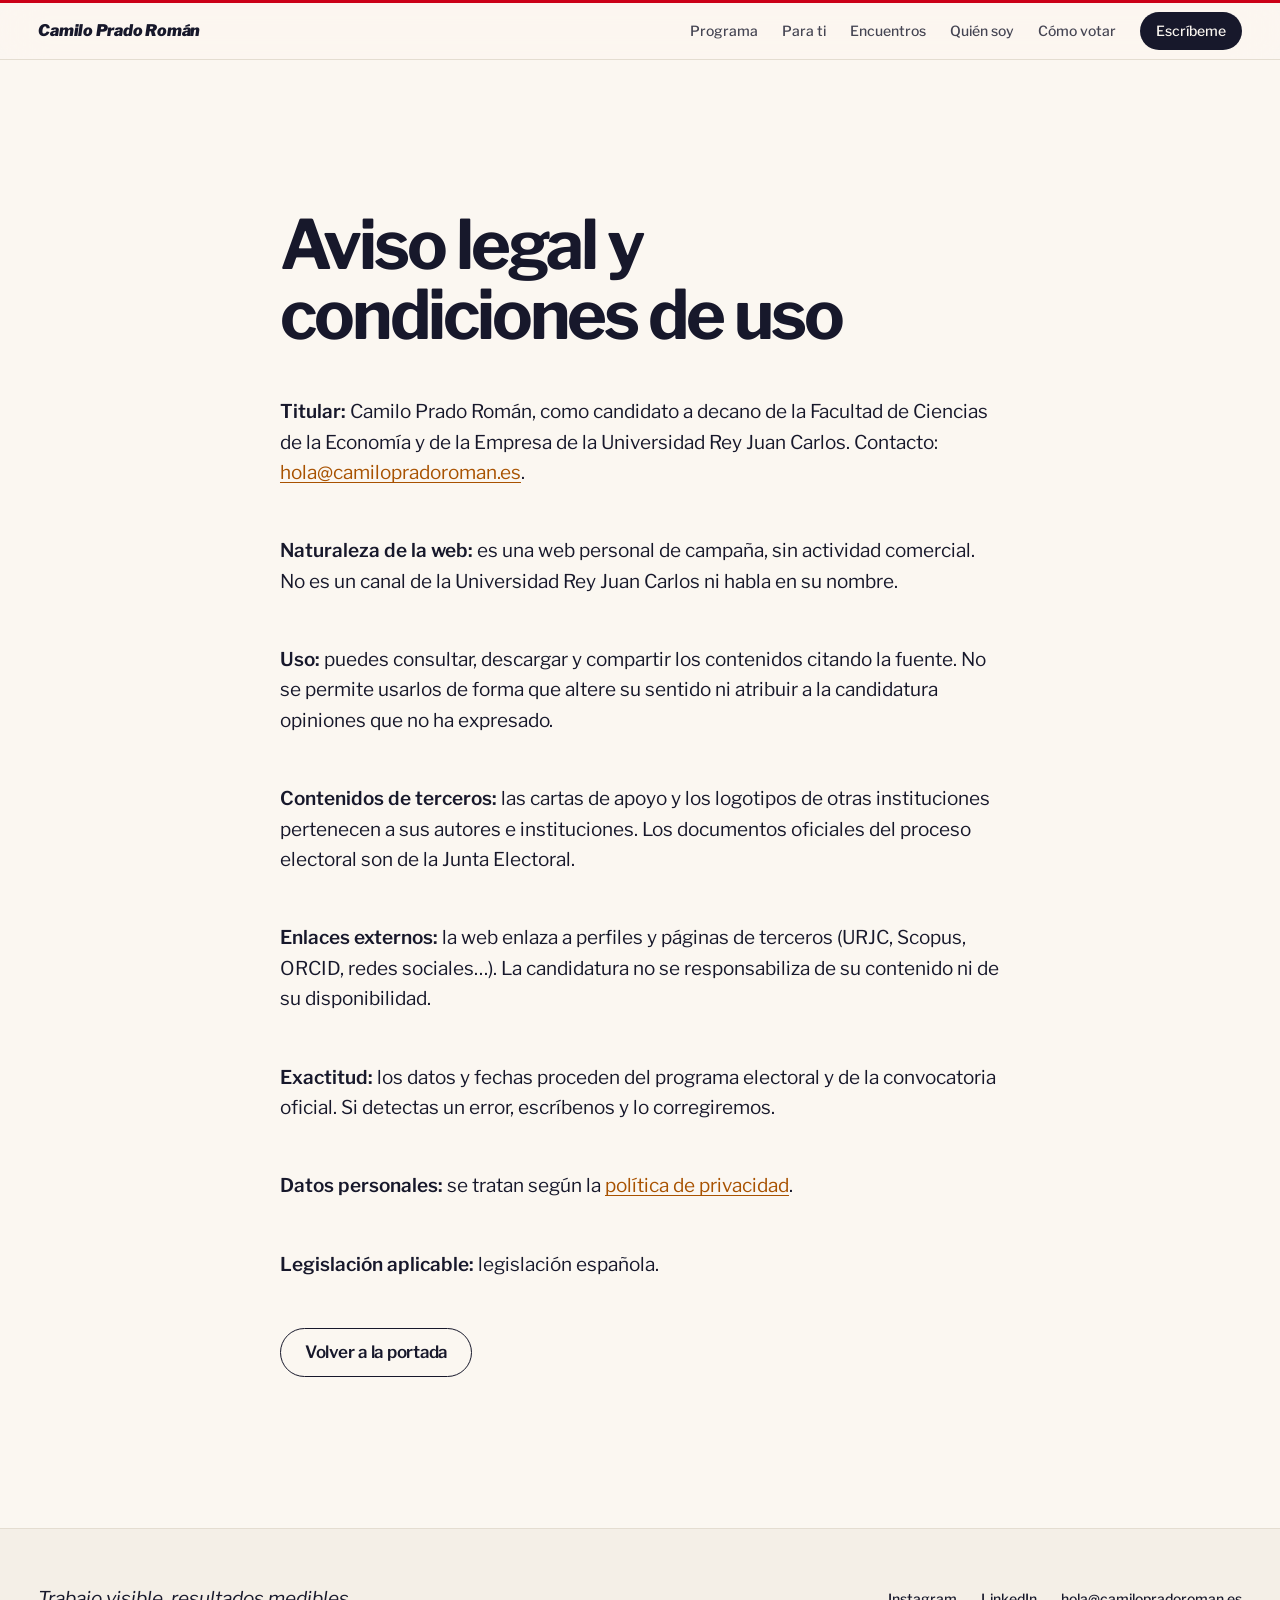
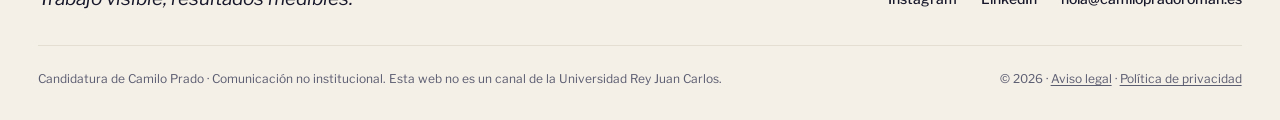
<file: aviso-legal.html>
<!doctype html>
<html lang="es">
<head>
  <meta charset="utf-8">
  <meta name="viewport" content="width=device-width, initial-scale=1">
  <title>Aviso legal y condiciones de uso · Camilo Prado</title>
  <meta name="description" content="Aviso legal y condiciones de uso de la web de la candidatura de Camilo Prado Román a decano.">
  <meta name="robots" content="noindex">
  <meta name="theme-color" content="#17182b">
  <meta http-equiv="Content-Security-Policy" content="upgrade-insecure-requests">
  <meta name="referrer" content="strict-origin-when-cross-origin">
  <link rel="icon" href="favicon.ico" sizes="any">
  <link rel="icon" href="assets/logo/favicon.svg" type="image/svg+xml">
  <link rel="apple-touch-icon" href="assets/logo/apple-touch-icon.png">
  <link rel="preconnect" href="https://fonts.googleapis.com">
  <link rel="preconnect" href="https://fonts.gstatic.com" crossorigin>
  <link rel="stylesheet" href="https://fonts.googleapis.com/css2?family=Libre+Franklin:ital,wght@0,400..900;1,400..900&display=swap">
  <link rel="stylesheet" href="css/main.css">
  <script type="module" src="js/main.js"></script>
</head>
<body>
  <a class="skip-link" href="#contenido">Saltar al contenido</a>
  <div data-include="partials/header.html"></div>

  <main id="contenido">
    <section class="section" aria-labelledby="aviso-titulo">
      <div class="container container--narrow section__inner legal">
        <h1 id="aviso-titulo" class="section__title">Aviso legal y condiciones de uso</h1>
        <!-- Texto base orientativo: revísalo con asesoría jurídica. -->
        <p><strong>Titular:</strong> Camilo Prado Román, como candidato a decano de la Facultad de Ciencias de la Economía y de la Empresa de la Universidad Rey Juan Carlos. Contacto: <a href="mailto:hola@camilopradoroman.es">hola@camilopradoroman.es</a>.</p>
        <p><strong>Naturaleza de la web:</strong> es una web personal de campaña, sin actividad comercial. No es un canal de la Universidad Rey Juan Carlos ni habla en su nombre.</p>
        <p><strong>Uso:</strong> puedes consultar, descargar y compartir los contenidos citando la fuente. No se permite usarlos de forma que altere su sentido ni atribuir a la candidatura opiniones que no ha expresado.</p>
        <p><strong>Contenidos de terceros:</strong> las cartas de apoyo y los logotipos de otras instituciones pertenecen a sus autores e instituciones. Los documentos oficiales del proceso electoral son de la Junta Electoral.</p>
        <p><strong>Enlaces externos:</strong> la web enlaza a perfiles y páginas de terceros (URJC, Scopus, ORCID, redes sociales…). La candidatura no se responsabiliza de su contenido ni de su disponibilidad.</p>
        <p><strong>Exactitud:</strong> los datos y fechas proceden del programa electoral y de la convocatoria oficial. Si detectas un error, escríbenos y lo corregiremos.</p>
        <p><strong>Datos personales:</strong> se tratan según la <a href="privacidad.html">política de privacidad</a>.</p>
        <p><strong>Legislación aplicable:</strong> legislación española.</p>
        <p><a class="btn btn--secundario" href="./">Volver a la portada</a></p>
      </div>
    </section>
  </main>

  <div data-include="partials/footer.html"></div>
</body>
</html>
</file>
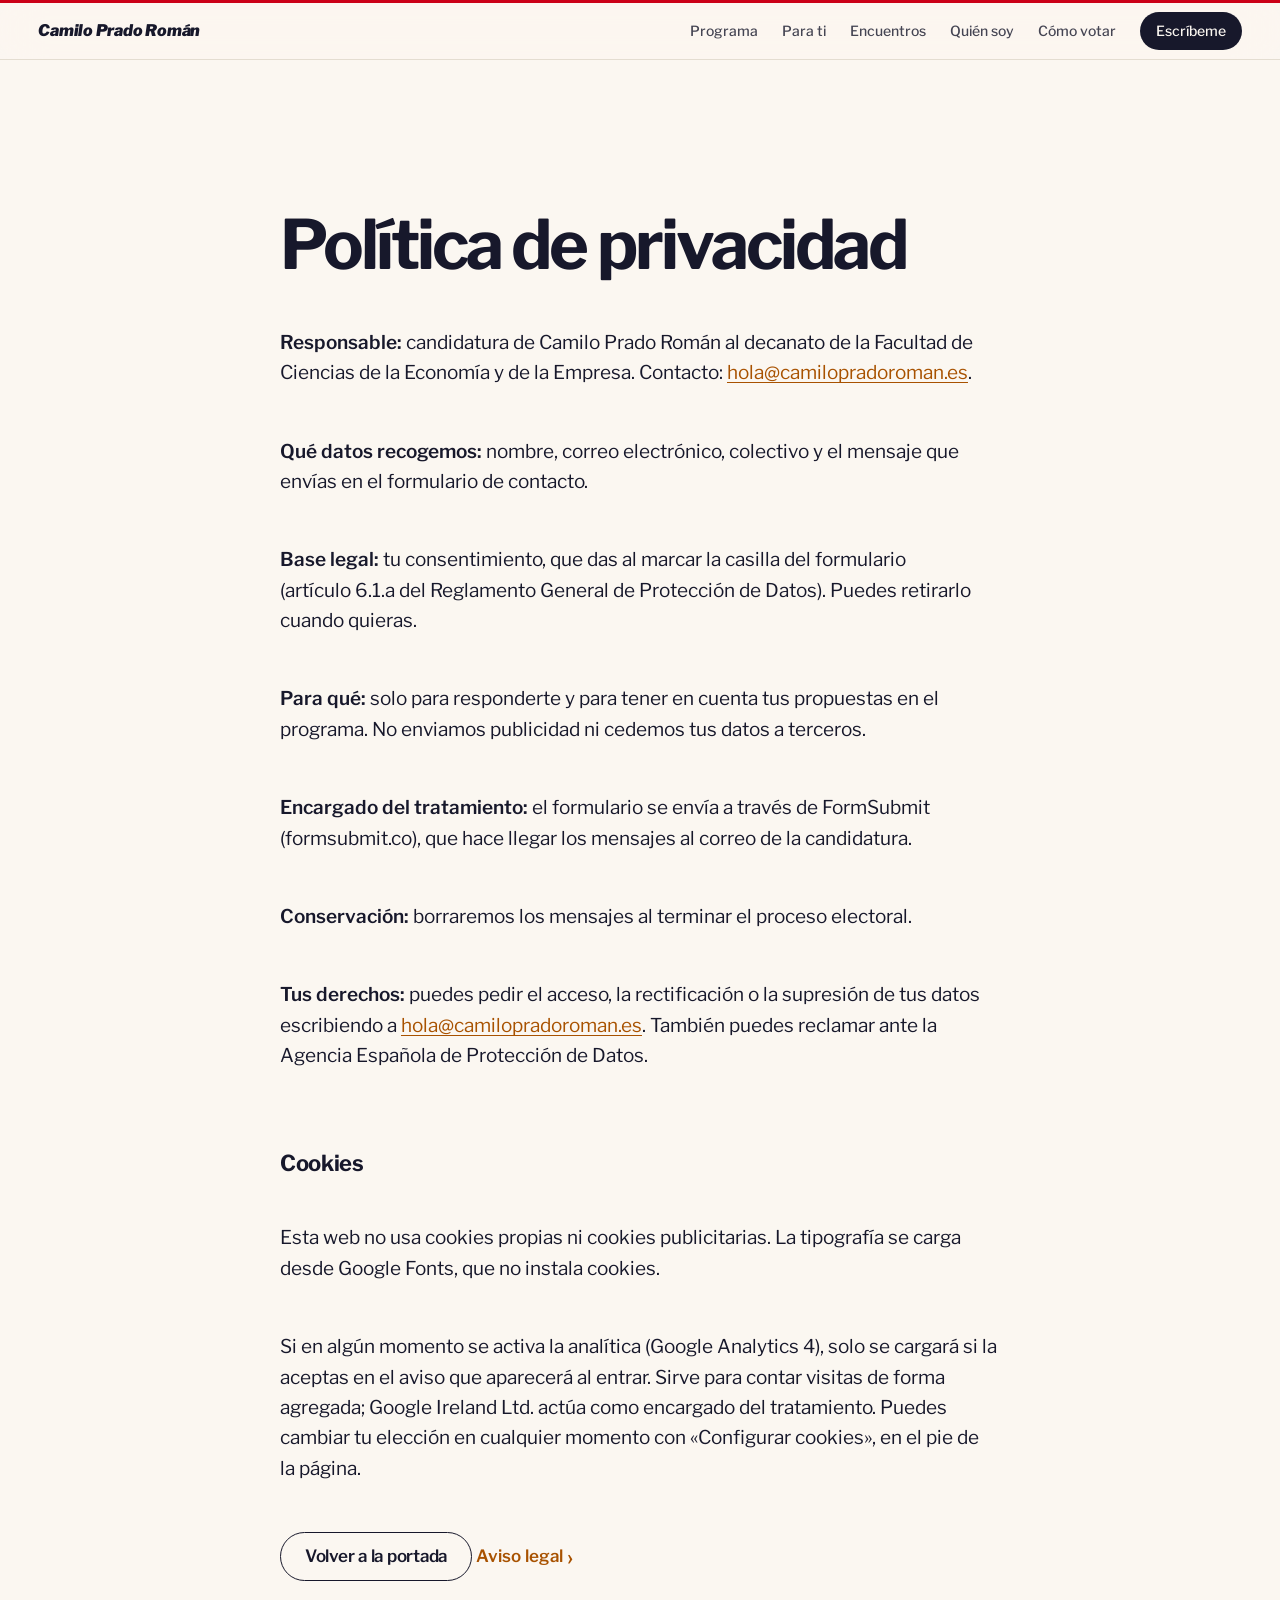
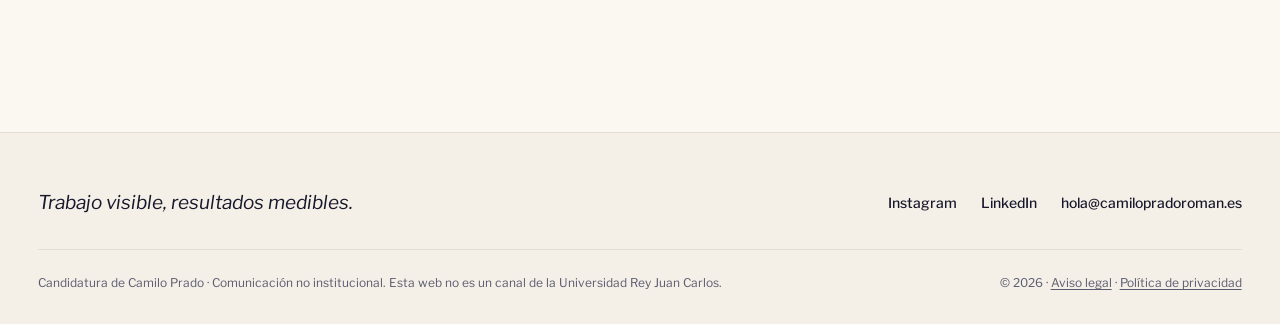
<file: privacidad.html>
<!doctype html>
<html lang="es">
<head>
  <meta charset="utf-8">
  <meta name="viewport" content="width=device-width, initial-scale=1">
  <title>Política de privacidad · Camilo Prado</title>
  <meta name="description" content="Cómo trata la candidatura de Camilo Prado los datos que envías a través de esta web.">
  <meta name="robots" content="noindex">
  <meta name="theme-color" content="#17182b">
  <meta http-equiv="Content-Security-Policy" content="upgrade-insecure-requests">
  <meta name="referrer" content="strict-origin-when-cross-origin">
  <link rel="icon" href="favicon.ico" sizes="any">
  <link rel="icon" href="assets/logo/favicon.svg" type="image/svg+xml">
  <link rel="apple-touch-icon" href="assets/logo/apple-touch-icon.png">
  <link rel="preconnect" href="https://fonts.googleapis.com">
  <link rel="preconnect" href="https://fonts.gstatic.com" crossorigin>
  <link rel="stylesheet" href="https://fonts.googleapis.com/css2?family=Libre+Franklin:ital,wght@0,400..900;1,400..900&display=swap">
  <link rel="stylesheet" href="css/main.css">
  <script type="module" src="js/main.js"></script>
</head>
<body>
  <a class="skip-link" href="#contenido">Saltar al contenido</a>
  <div data-include="partials/header.html"></div>

  <main id="contenido">
    <section class="section" aria-labelledby="privacidad-titulo">
      <div class="container container--narrow section__inner legal">
        <h1 id="privacidad-titulo" class="section__title">Política de privacidad</h1>
        <!-- Texto base orientativo: revísalo con asesoría jurídica antes de publicar. -->
        <p><strong>Responsable:</strong> candidatura de Camilo Prado Román al decanato de la Facultad de Ciencias de la Economía y de la Empresa. Contacto: <a href="mailto:hola@camilopradoroman.es">hola@camilopradoroman.es</a>.</p>
        <p><strong>Qué datos recogemos:</strong> nombre, correo electrónico, colectivo y el mensaje que envías en el formulario de contacto.</p>
        <p><strong>Base legal:</strong> tu consentimiento, que das al marcar la casilla del formulario (artículo 6.1.a del Reglamento General de Protección de Datos). Puedes retirarlo cuando quieras.</p>
        <p><strong>Para qué:</strong> solo para responderte y para tener en cuenta tus propuestas en el programa. No enviamos publicidad ni cedemos tus datos a terceros.</p>
        <p><strong>Encargado del tratamiento:</strong> el formulario se envía a través de FormSubmit (formsubmit.co), que hace llegar los mensajes al correo de la candidatura.</p>
        <p><strong>Conservación:</strong> borraremos los mensajes al terminar el proceso electoral.</p>
        <p><strong>Tus derechos:</strong> puedes pedir el acceso, la rectificación o la supresión de tus datos escribiendo a <a href="mailto:hola@camilopradoroman.es">hola@camilopradoroman.es</a>. También puedes reclamar ante la Agencia Española de Protección de Datos.</p>
        <h2 id="cookies" class="legal__subtitulo">Cookies</h2>
        <p>Esta web no usa cookies propias ni cookies publicitarias. La tipografía se carga desde Google Fonts, que no instala cookies.</p>
        <p>Si en algún momento se activa la analítica (Google Analytics 4), solo se cargará si la aceptas en el aviso que aparecerá al entrar. Sirve para contar visitas de forma agregada; Google Ireland Ltd. actúa como encargado del tratamiento. Puedes cambiar tu elección en cualquier momento con «Configurar cookies», en el pie de la página.</p>
        <p><a class="btn btn--secundario" href="./">Volver a la portada</a> <a class="link-flecha" href="aviso-legal.html">Aviso legal</a></p>
      </div>
    </section>
  </main>

  <div data-include="partials/footer.html"></div>
</body>
</html>
</file>
<file: css/main.css>
/*
  Punto de entrada de los estilos. El orden importa: de lo general a lo particular.
  Para añadir una sección nueva: crea css/sections/mi-seccion.css e impórtala al final del bloque 5.
*/

/* 1. Ajustes: variables de marca */
@import url('settings/tokens.css');

/* 2. Base: reinicio, tipografía, utilidades y movimiento */
@import url('base/reset.css');
@import url('base/typography.css');
@import url('base/utilities.css');
@import url('base/motion.css');

/* 3. Estructura compartida */
@import url('layout/header.css');
@import url('layout/footer.css');
@import url('layout/section.css');

/* 4. Componentes reutilizables */
@import url('components/button.css');
@import url('components/photo.css');
@import url('components/list.css');
@import url('components/quote.css');
@import url('components/card.css');
@import url('components/tabs.css');
@import url('components/form.css');
@import url('components/cookies.css');

/* 5. Secciones de página */
@import url('sections/hero.css');
@import url('sections/manifiesto.css');
@import url('sections/encuentros.css');
@import url('sections/quien-soy.css');
@import url('sections/apoyo.css');
@import url('sections/compromiso.css');
@import url('sections/legal.css');
@import url('sections/votar.css');

/* 6. Impresión: siempre al final, para que mande sobre lo anterior */
@import url('base/print.css');
</file>
